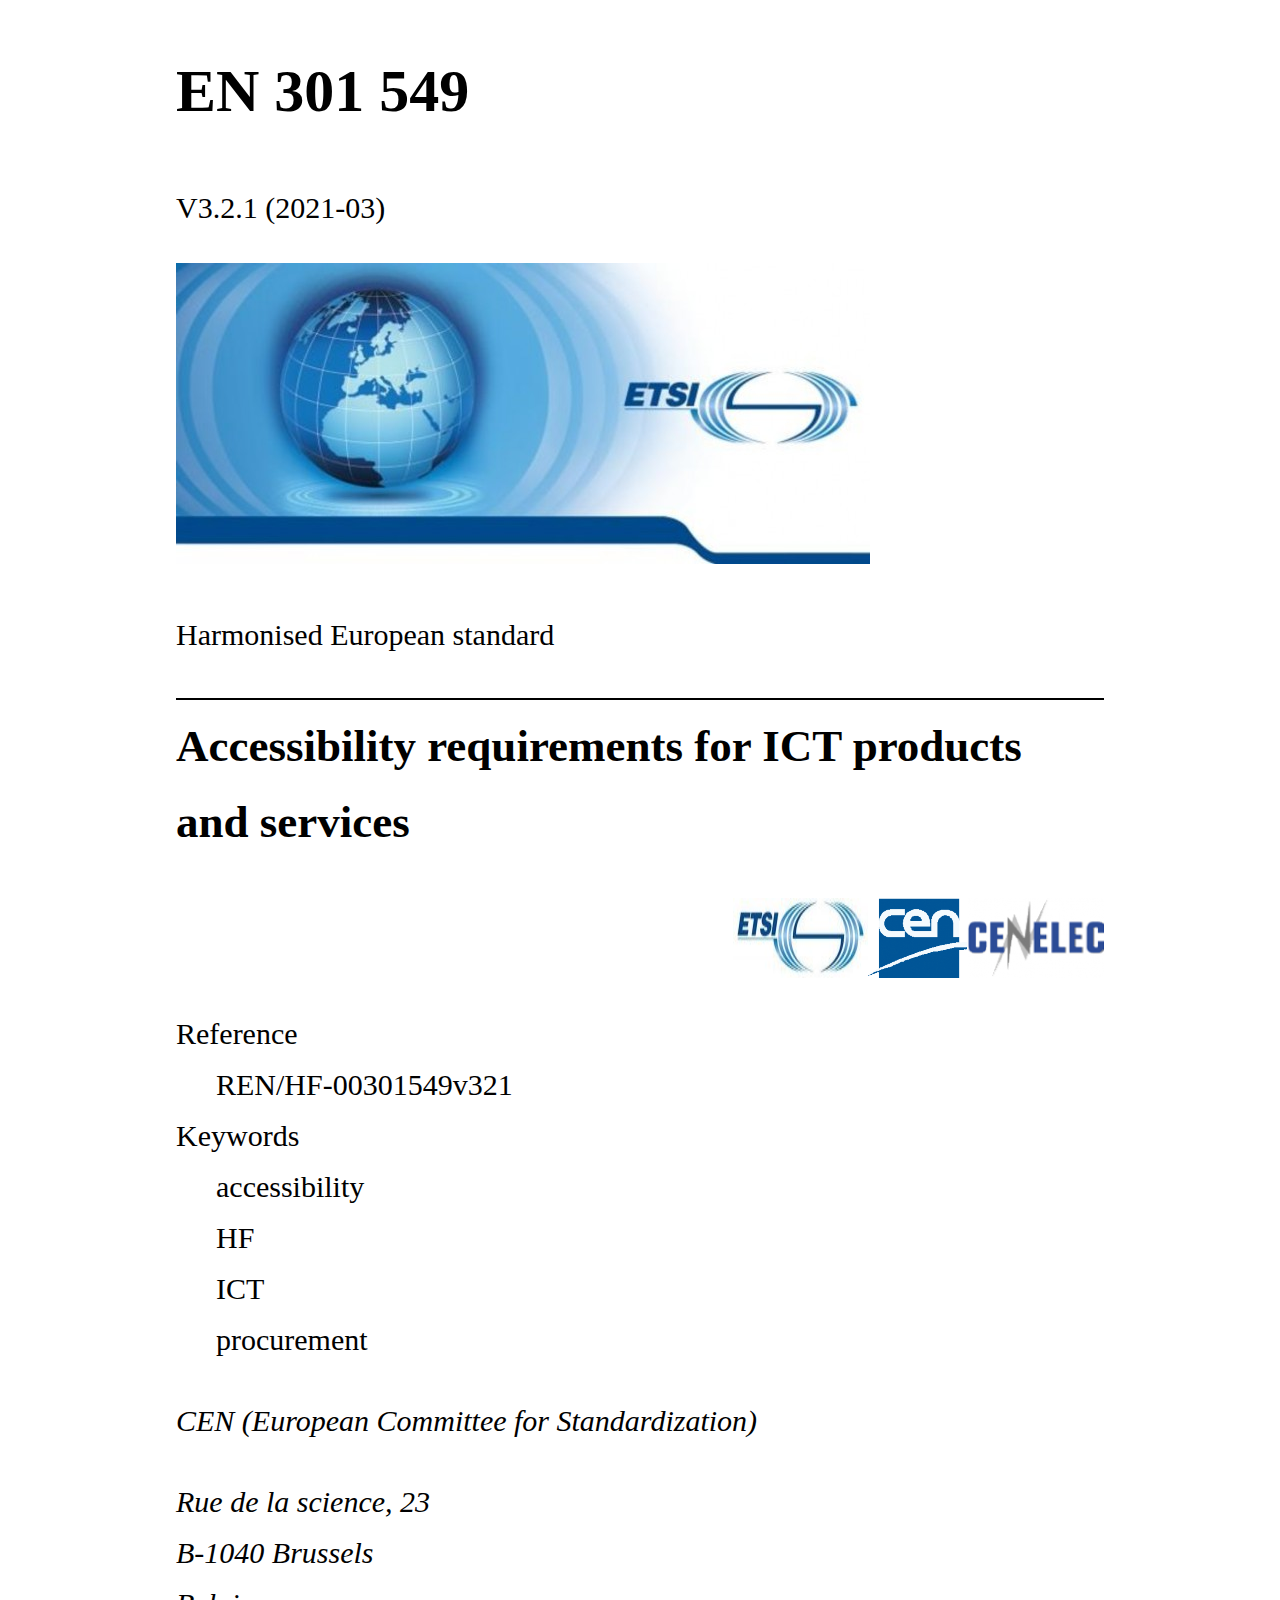
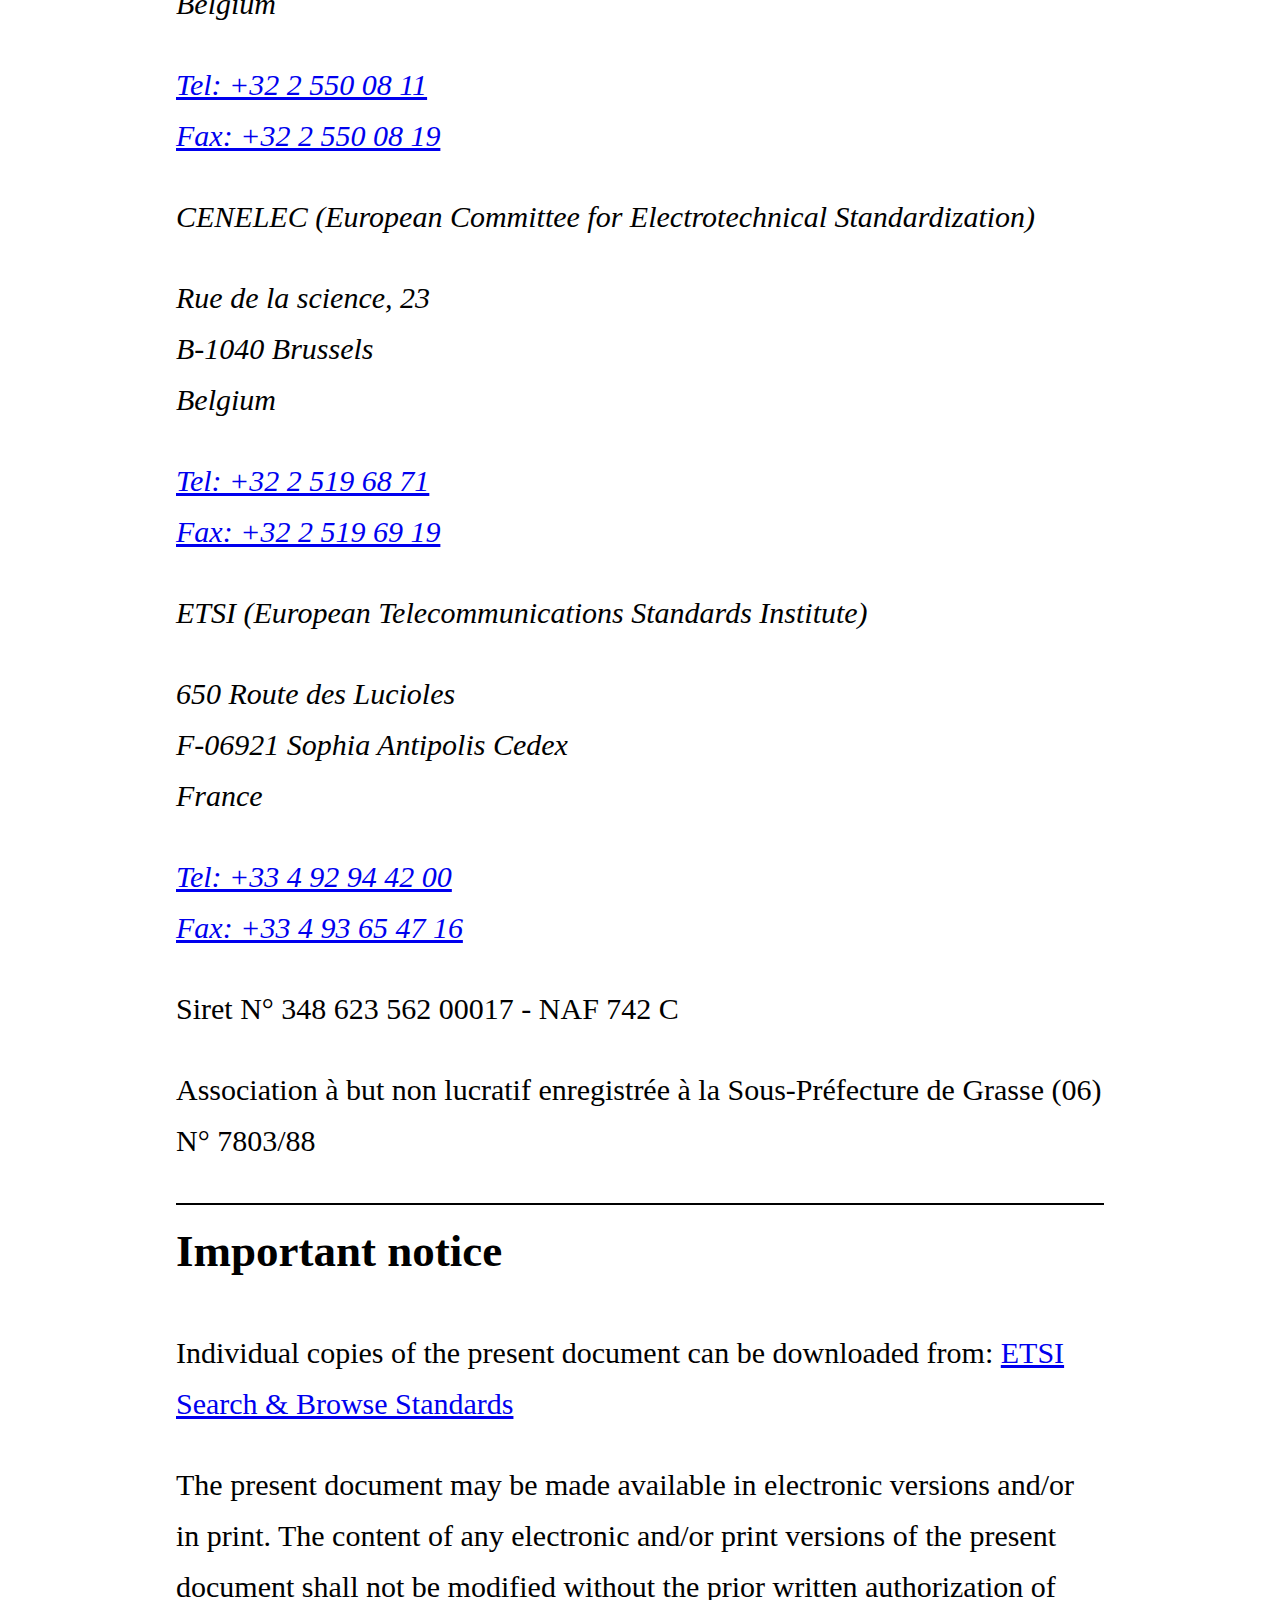
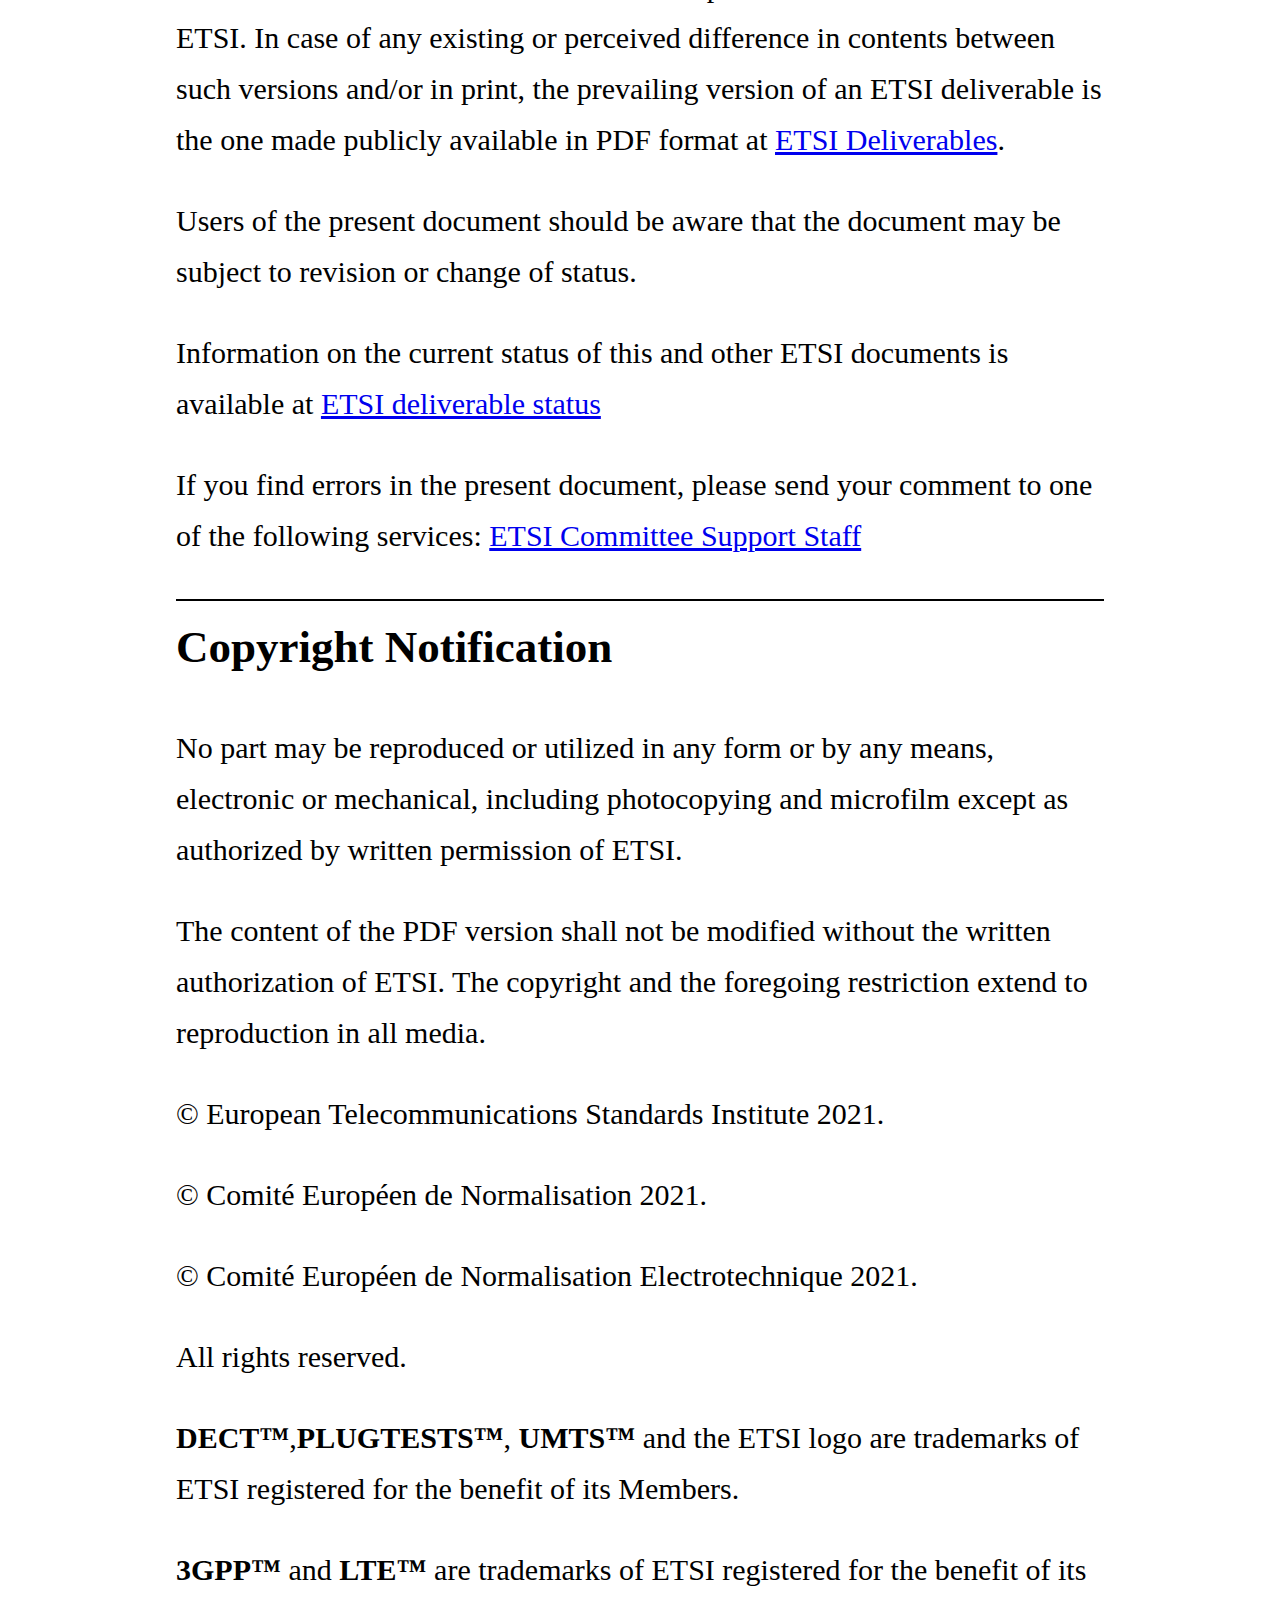
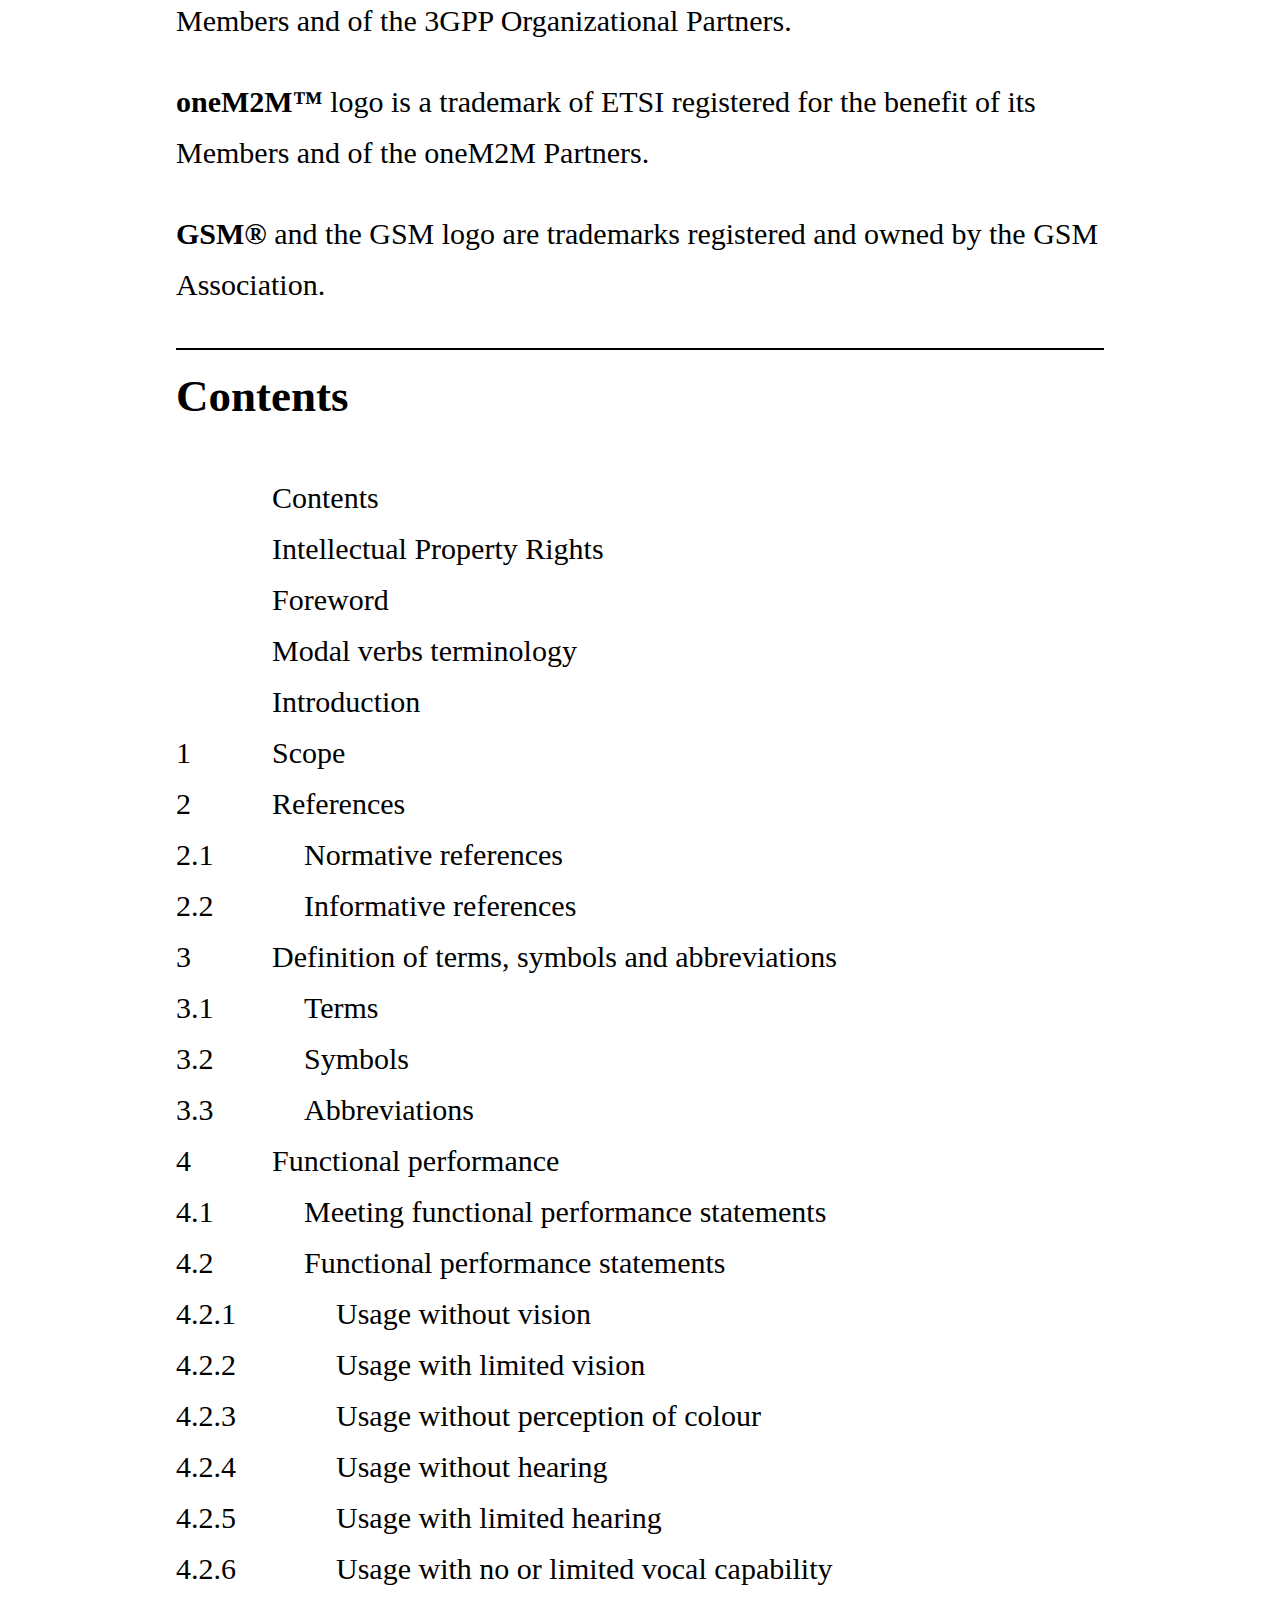
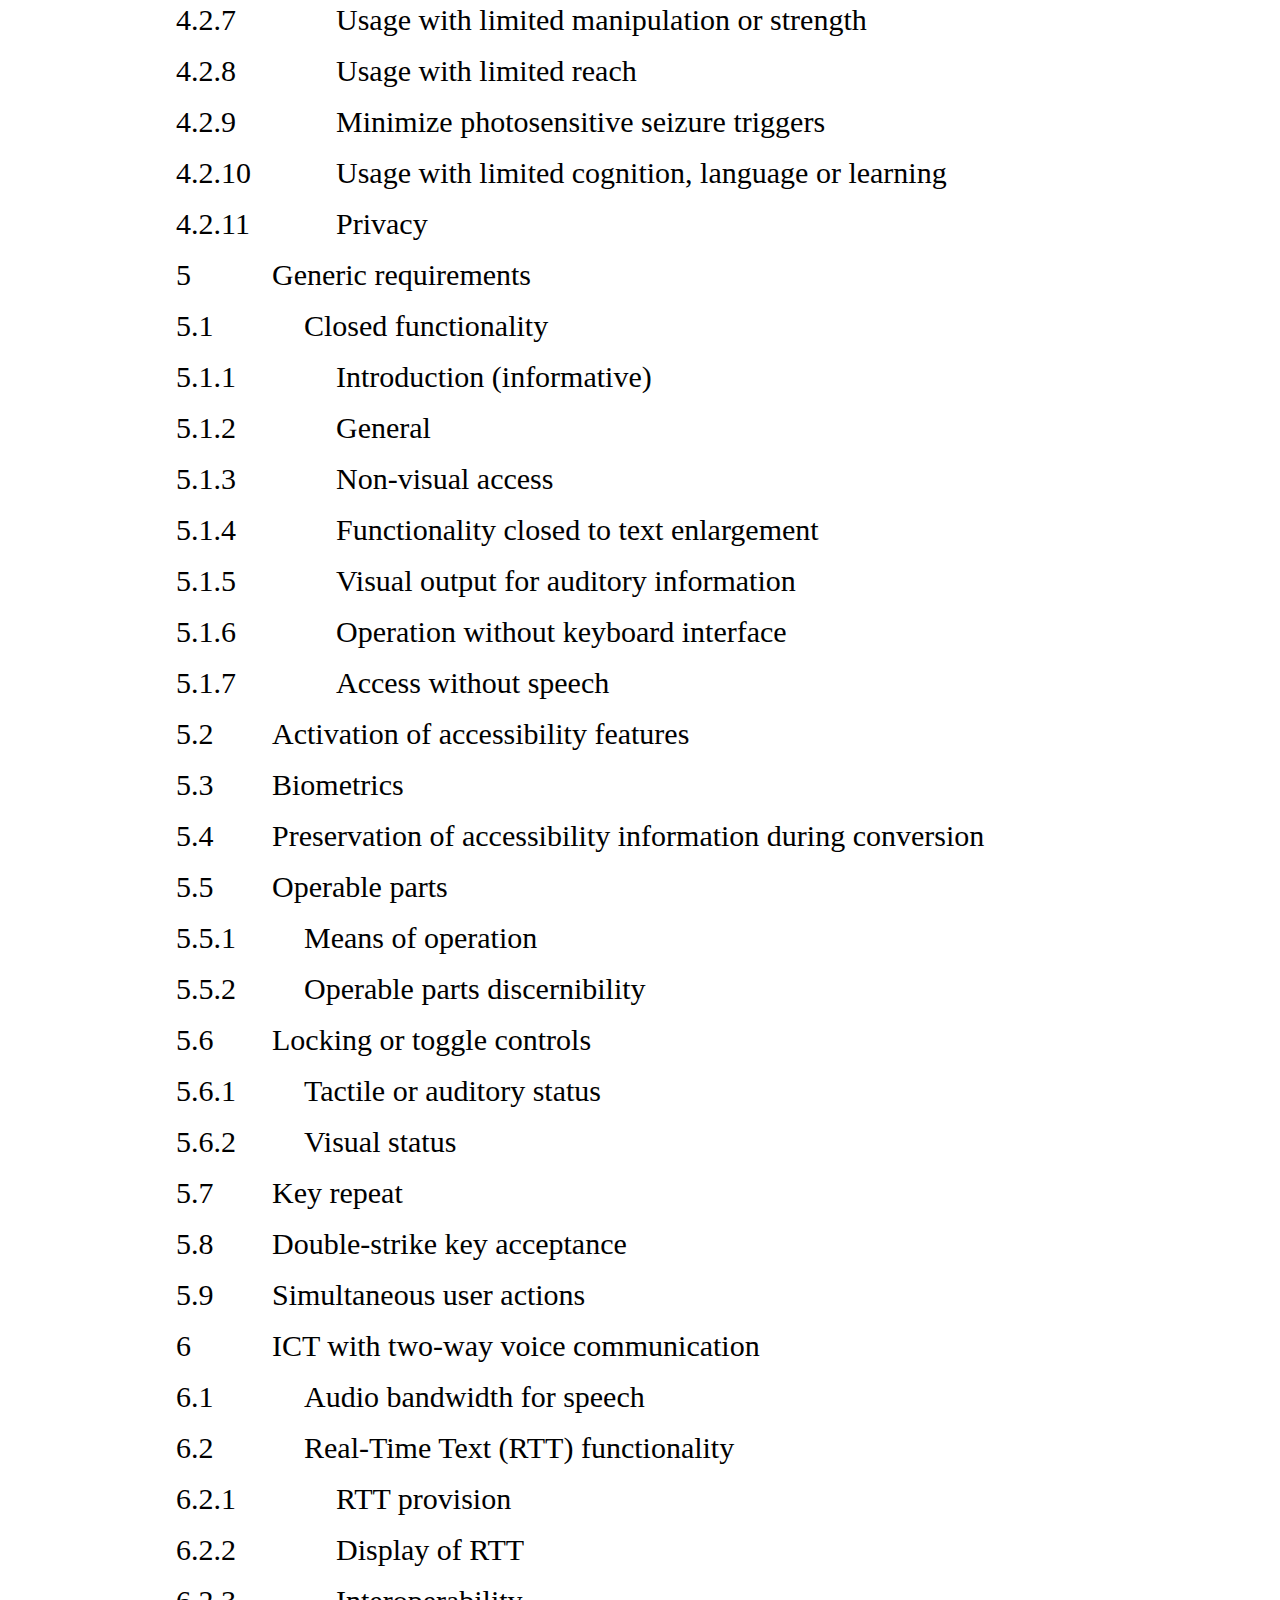
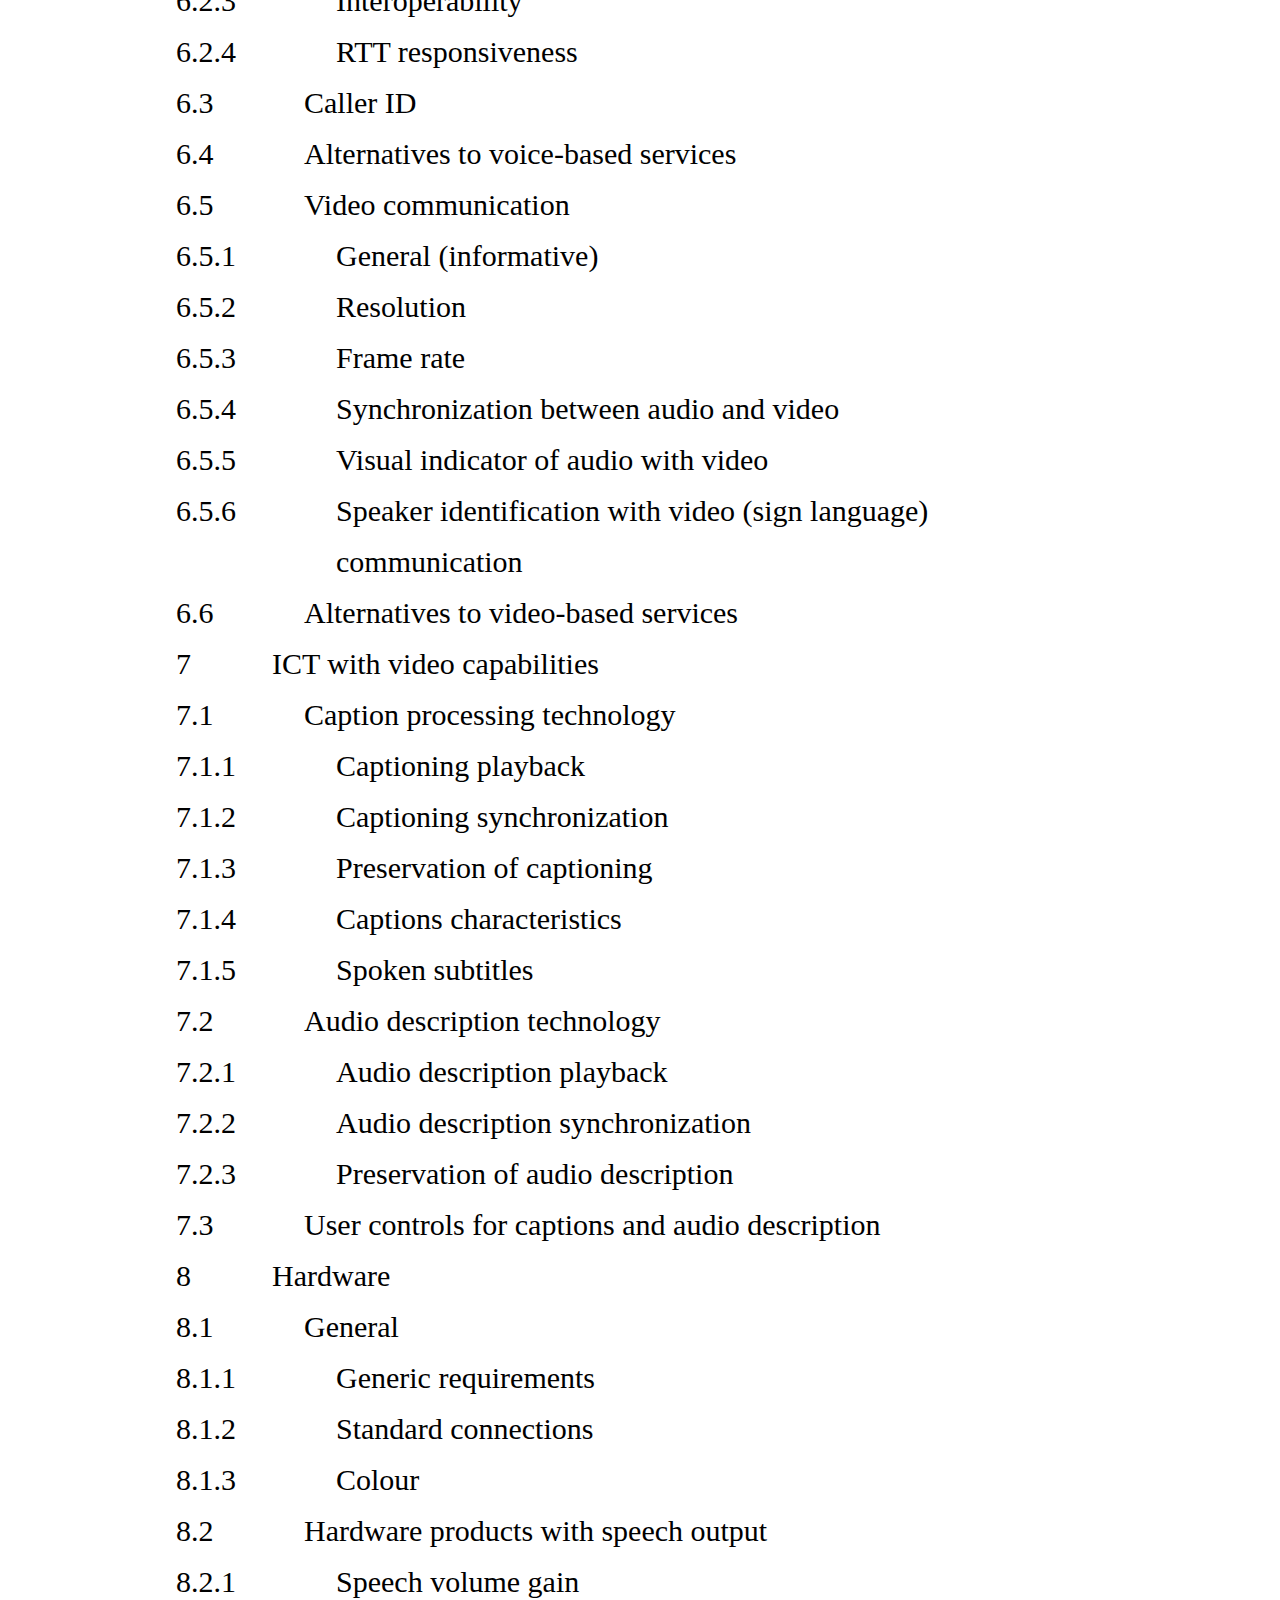
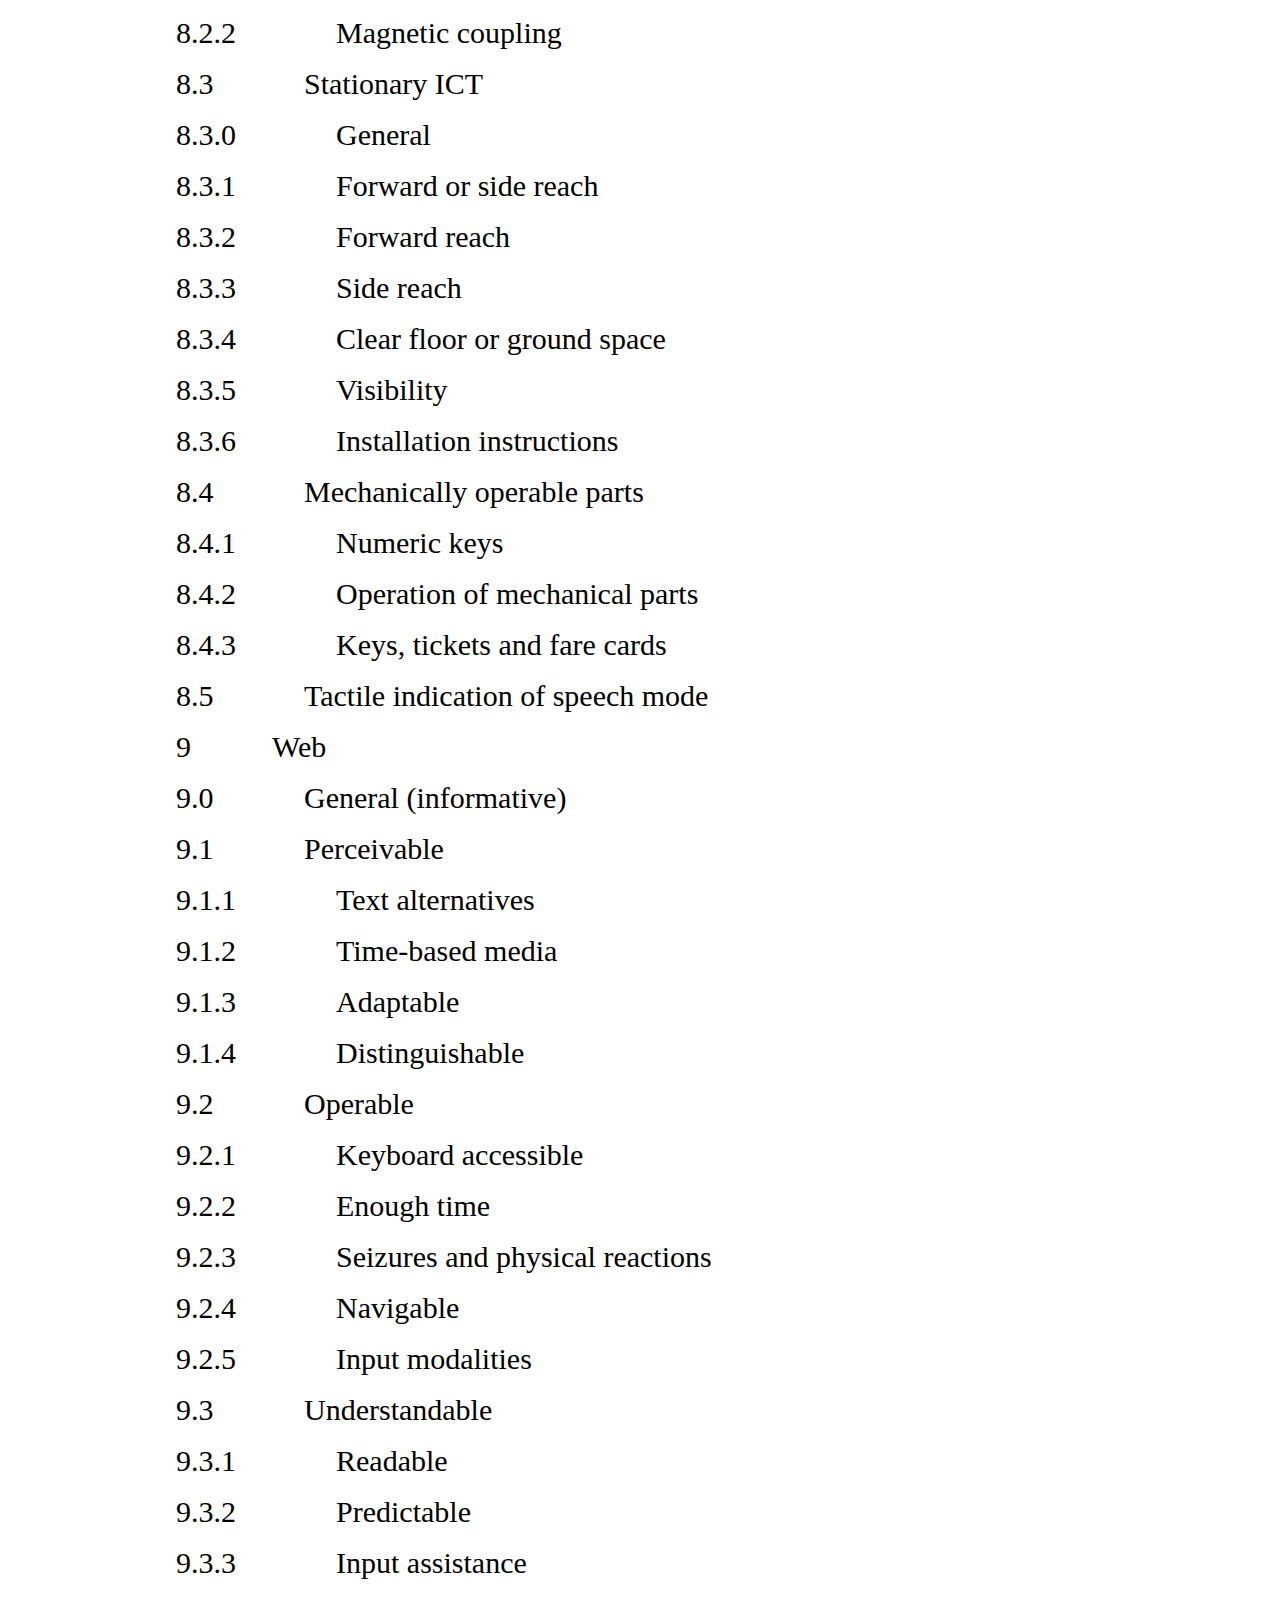
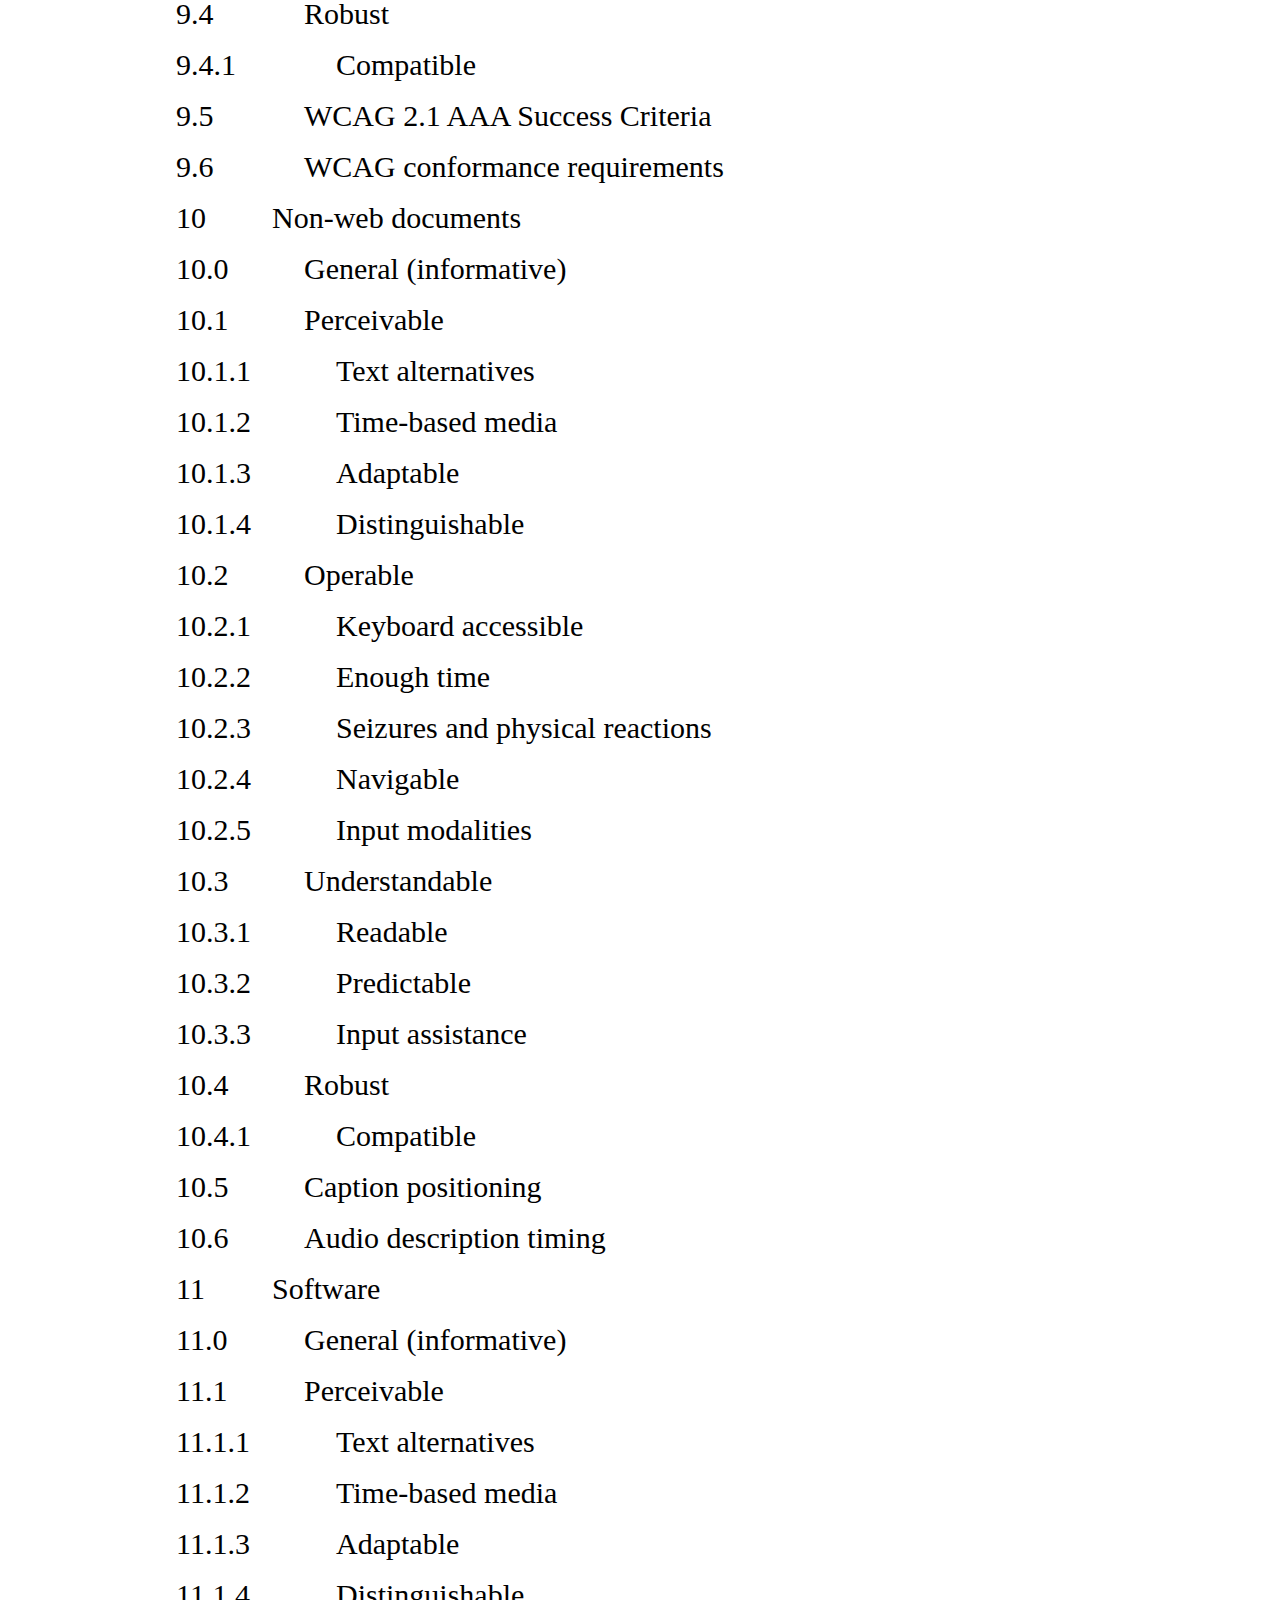
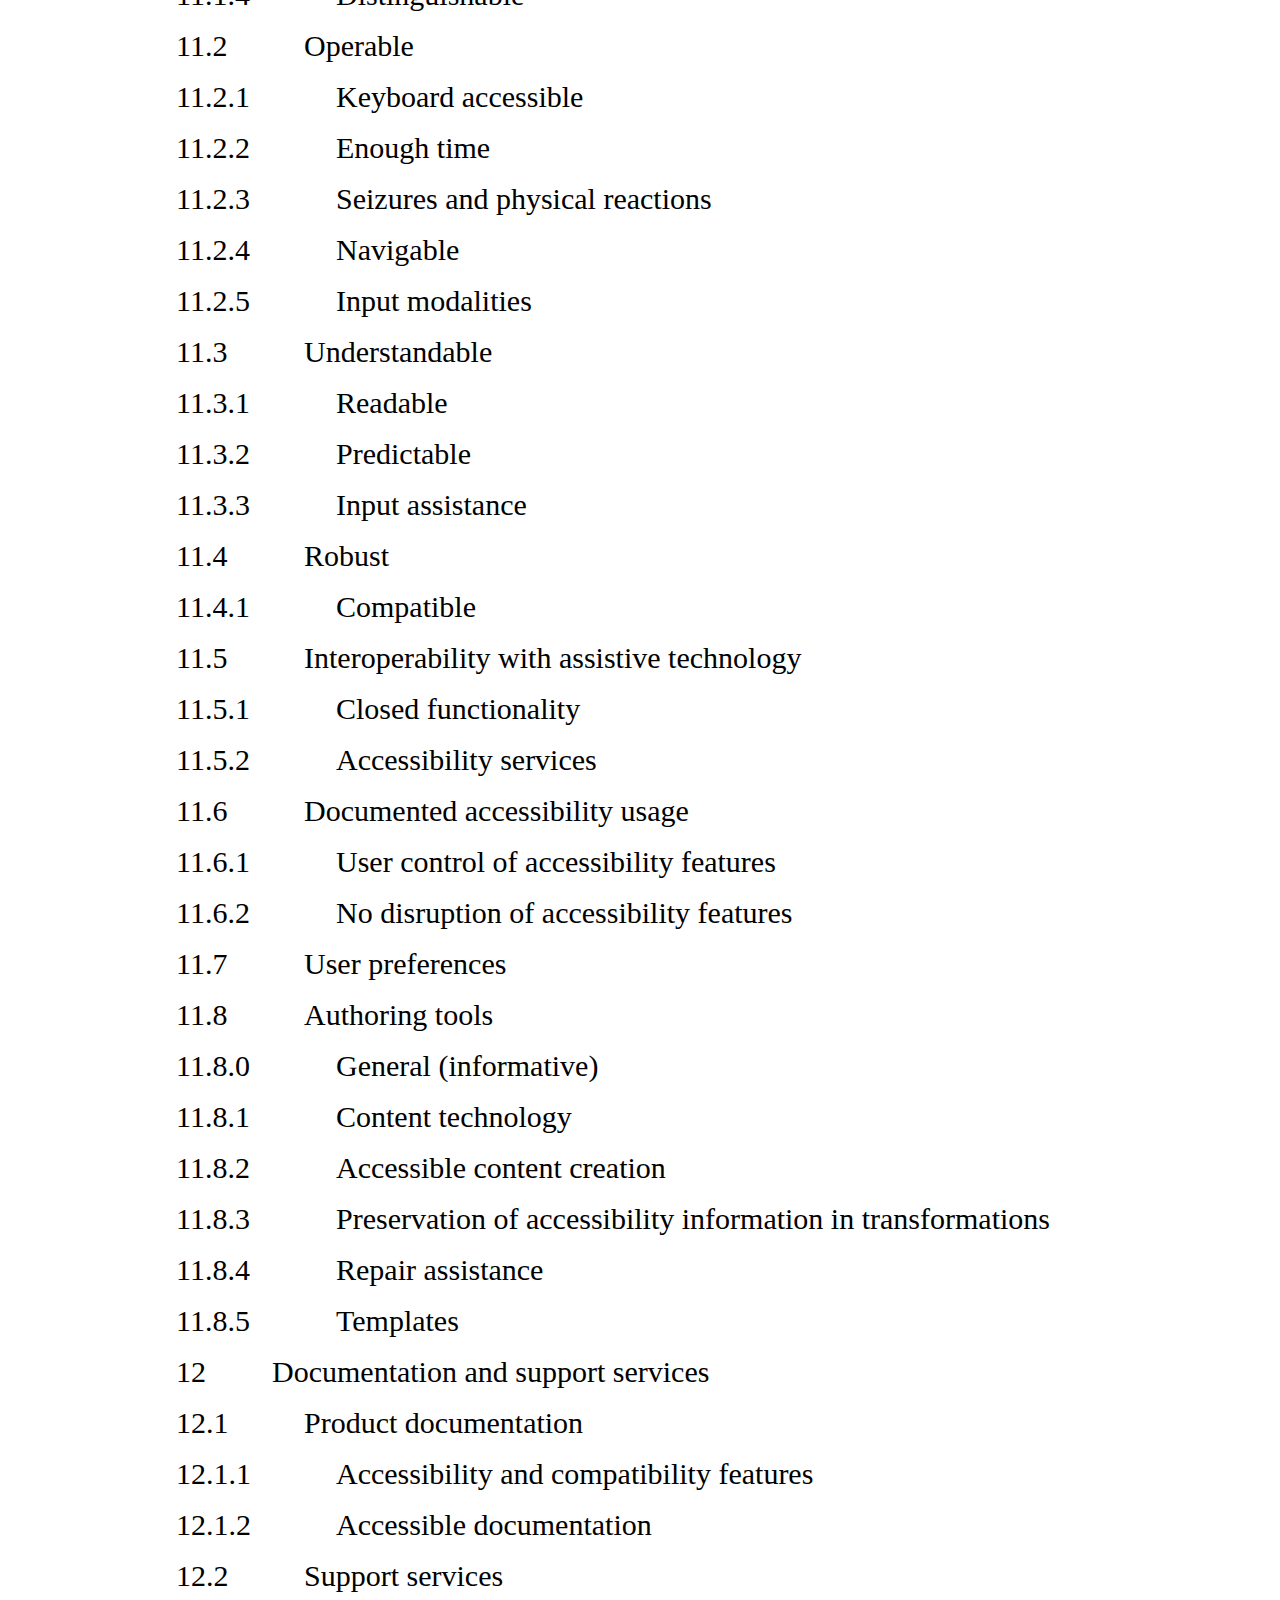
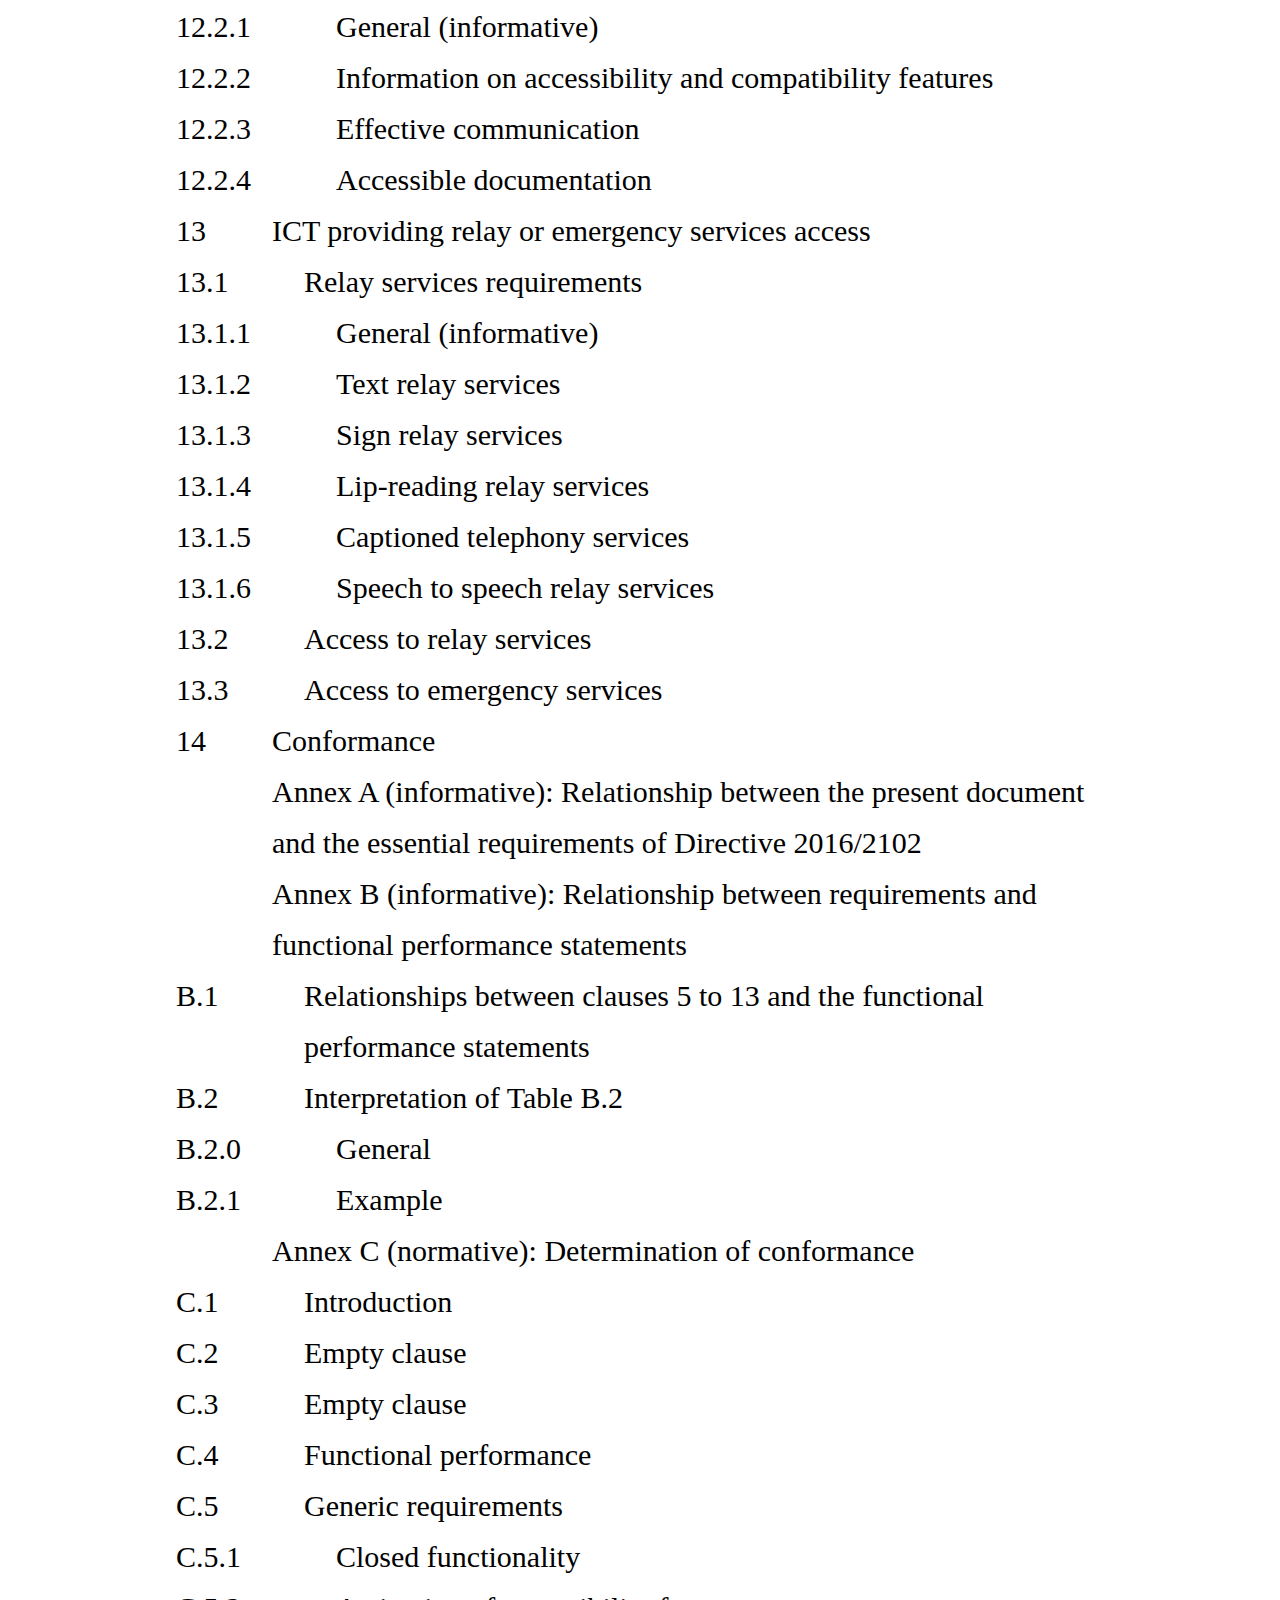
<file: index.html>
<!DOCTYPE html>
<html xmlns="http://www.w3.org/1999/xhtml" xml:lang="en" lang="en">

<head>
  <meta charset="utf-8">
  <meta name="viewport" content="width=device-width, initial-scale=1">
  <title>ETSI EN 301 549 - V3.2.1 - Accessibility requirements for ICT products and services</title>
  
  <meta name="keywords" content="ICT, accessibility, procurement">
  <meta name="description" content="ETSI EN 301 549 - V3.2.1">
  <link rel="stylesheet" href="style.css">

  <meta name="twitter:card" content="summary_large_image">
  <meta name="twitter:description" content="ETSI EN 301 549 - V3.2.1">
  <meta name="twitter:title" content="ETSI EN 301 549 - V3.2.1 - Accessibility requirements for ICT products and services">
  <meta name="twitter:site" content="@erikkroes">

  <meta property="og:title" content="ETSI EN 301 549 - V3.2.1 - Accessibility requirements for ICT products and services">
  <meta property="og:description" content="ETSI EN 301 549 - V3.2.1">
  <meta property="og:type" content="website">
  <meta property="og:url" content="https://www.erikkroes.nl/eustandard">

  <meta name="twitter:image" content="/images/cover.png">
  <meta name="twitter:image:alt" content="ETSI EN 301 549 - V3.2.1 (2021-03) above an illustration with a blue globe centered on Europe and the logo of ETSI. Harmonised european standard">
  <meta property="og:image" content="images/cover.png">
  <meta property="og:image:alt" content="ETSI EN 301 549 - V3.2.1 (2021-03) above an illustration with a blue globe centered on Europe and the logo of ETSI. Harmonised european standard">
</head>
<body>
  <header>
    <h1>EN 301 549</h1>
    <p>V3.2.1 (2021-03)</p>
    <img src="images/01.jpg" alt="An illustration with a blue globe centered on Europe and the logo of ETSI">
    <p>Harmonised European standard</p>
    <h2>Accessibility requirements for ICT products and services</h2>
    <div class="head-logos">
      <img width="135" height="55" src="images/02.jpg" alt="Logo of ETSI">
      <img width="236" height="80" src="images/03.png" alt="Logo of CEN and CENELEC"> 
    </div>
    <dl>
      <dt>Reference</dt>
      <dd>REN/HF-00301549v321</dd>
      <dt>Keywords</dt>
      <dd>accessibility</dd>
      <dd>HF</dd>
      <dd>ICT</dd>
      <dd>procurement</dd>
    </dl>
    <address>
      CEN (European Committee for Standardization)
      <p>Rue de la science, 23<br>
      B-1040 Brussels<br>
      Belgium</p>
      <p><a href="tel:+3225500811">Tel:&nbsp;+32&nbsp;2&nbsp;550&nbsp;08&nbsp;11</a><br>
      <a href="tel:+3225500819">Fax:&nbsp;+32&nbsp;2&nbsp;550&nbsp;08&nbsp;19</a></p>
    </address>
    <address>
      CENELEC (European Committee for Electrotechnical Standardization)
      <p>Rue de la science, 23<br>
      B-1040 Brussels<br>
      Belgium</p>
      <p><a href="tel:+3225196871">Tel:&nbsp;+32&nbsp;2&nbsp;519&nbsp;68&nbsp;71</a><br>
      <a href="tel:+3225196919">Fax:&nbsp;+32&nbsp;2&nbsp;519&nbsp;69&nbsp;19</a></p>
    </address>
    <div>
      <address>
        ETSI (European Telecommunications Standards Institute)
        <p>650 Route des Lucioles<br>
        F-06921 Sophia Antipolis Cedex<br>
        France</p>
        <p><a href="tel:+33492944200">Tel:&nbsp;+33&nbsp;4&nbsp;92&nbsp;94&nbsp;42&nbsp;00</a><br>
        <a href="tel:+33493654716">Fax:&nbsp;+33&nbsp;4&nbsp;93&nbsp;65&nbsp;47&nbsp;16</a></p>
      </address>
      <p>Siret N° 348 623 562 00017 - NAF 742 C</p>
      <p>Association à but non lucratif enregistrée à la Sous-Préfecture de Grasse (06) N° 7803/88</p>
    </div>

    <h2>Important notice</h2>
    <p>Individual copies of the present document can be downloaded from: <a href="http://www.etsi.org/standards-search">ETSI Search &amp; Browse Standards</a></p>
    <p>The present document may be made available in electronic versions and/or in print. The content of any electronic and/or print versions of the present document shall not be modified without the prior written authorization of ETSI. In case of any existing or perceived difference in contents between such versions and/or in print, the prevailing version of an ETSI deliverable is the one made publicly available in PDF format at <a href="http://www.etsi.org/deliver">ETSI Deliverables</a>.</p>
    <p>Users of the present document should be aware that the document may be subject to revision or change of status.</p>
    <p>Information on the current status of this and other ETSI documents is available at <a href="https://portal.etsi.org/TB/ETSIDeliverableStatus.aspx">ETSI deliverable status</a></p>
    <p>If you find errors in the present document, please send your comment to one of the following services: <a href="https://portal.etsi.org/People/Commitee-Support-Staff">ETSI Committee Support Staff</a></p>
    <h2>Copyright Notification</h2>
    <p>No part may be reproduced or utilized in any form or by any means, electronic or mechanical, including photocopying and microfilm except as authorized by written permission of ETSI.</p>
    <p>The content of the PDF version shall not be modified without the written authorization of ETSI. The copyright and the foregoing restriction extend to reproduction in all media.</p>
    <p>© European Telecommunications Standards Institute 2021.</p>
    <p>© Comité Européen de Normalisation 2021.</p>
    <p>© Comité Européen de Normalisation Electrotechnique 2021.</p>
    <p>All rights reserved.</p>

    <p><strong>DECT™</strong>,<strong>PLUGTESTS™</strong>, <strong>UMTS™</strong> and the ETSI logo are trademarks of ETSI registered for the benefit of its Members.</p>
    <p><strong>3GPP™</strong> and <strong>LTE™</strong> are trademarks of ETSI registered for the benefit of its Members and of the 3GPP Organizational Partners.</p>
    <p><strong>oneM2M™</strong> logo is a trademark of ETSI registered for the benefit of its Members and of the oneM2M Partners.</p>
    <p><strong>GSM®</strong> and the GSM logo are trademarks registered and owned by the GSM Association.</p>
    <h2>Contents</h2>
    <ol>
      <li>Contents</li>
      <li>Intellectual Property Rights</li>
      <li>Foreword</li>
      <li>Modal verbs terminology</li>
      <li>Introduction</li>
      <li><bdi>1</bdi>Scope</li>
      <li><bdi>2</bdi>References
        <ol>
          <li><bdi>2.1</bdi>Normative references</li>
          <li><bdi>2.2</bdi>Informative references</li>
        </ol>
      </li>
      <li><bdi>3</bdi> Definition of terms, symbols and abbreviations
        <ol>
          <li><bdi>3.1</bdi>Terms</li>
          <li><bdi>3.2</bdi>Symbols</li>
          <li><bdi>3.3</bdi>Abbreviations</li>
        </ol>
      </li>
      <li><bdi>4</bdi>Functional performance
        <ol>
          <li><bdi>4.1</bdi>Meeting functional performance statements</li>
          <li><bdi>4.2</bdi>Functional performance statements
            <ol>
              <li><bdi>4.2.1</bdi>Usage without vision</li>
              <li><bdi>4.2.2</bdi>Usage with limited vision</li>
              <li><bdi>4.2.3</bdi>Usage without perception of colour</li>
              <li><bdi>4.2.4</bdi>Usage without hearing</li>
              <li><bdi>4.2.5</bdi>Usage with limited hearing</li>
              <li><bdi>4.2.6</bdi>Usage with no or limited vocal capability</li>
              <li><bdi>4.2.7</bdi>Usage with limited manipulation or strength</li>
              <li><bdi>4.2.8</bdi>Usage with limited reach</li>
              <li><bdi>4.2.9</bdi>Minimize photosensitive seizure triggers</li>
              <li><bdi>4.2.10</bdi>Usage with limited cognition, language or learning</li>
              <li><bdi>4.2.11</bdi>Privacy</li>
            </ol>
          </li>
        </ol>
      </li>
      <li><bdi>5</bdi>Generic requirements
        <ol>
          <li><bdi>5.1</bdi>Closed functionality
            <ol>
              <li><bdi>5.1.1</bdi>Introduction (informative)</li>
              <li><bdi>5.1.2</bdi>General</li>
              <li><bdi>5.1.3</bdi>Non-visual access</li>
              <li><bdi>5.1.4</bdi>Functionality closed to text enlargement</li>
              <li><bdi>5.1.5</bdi>Visual output for auditory information</li>
              <li><bdi>5.1.6</bdi>Operation without keyboard interface</li>
              <li><bdi>5.1.7</bdi>Access without speech</li>
            </ol>
          </li>
        </ol>
        <li><bdi>5.2</bdi>Activation of accessibility features</li>
        <li><bdi>5.3</bdi>Biometrics</li>
        <li><bdi>5.4</bdi>Preservation of accessibility information during conversion</li>
        <li><bdi>5.5</bdi>Operable parts
          <ol>
            <li><bdi>5.5.1</bdi>Means of operation</li>
            <li><bdi>5.5.2</bdi>Operable parts discernibility</li>
          </ol>
        </li>
        <li><bdi>5.6</bdi>Locking or toggle controls
          <ol>
            <li><bdi>5.6.1</bdi>Tactile or auditory status</li>
            <li><bdi>5.6.2</bdi>Visual status</li>
          </ol>
        </li>
        <li><bdi>5.7</bdi>Key repeat</li>
        <li><bdi>5.8</bdi>Double-strike key acceptance</li>
        <li><bdi>5.9</bdi>Simultaneous user actions</li>
      </li>
      <li><bdi>6</bdi>ICT with two-way voice communication
        <ol>
          <li><bdi>6.1</bdi>Audio bandwidth for speech</li>
          <li><bdi>6.2</bdi>Real-Time Text (RTT) functionality
            <ol>
              <li><bdi>6.2.1</bdi>RTT provision</li>
              <li><bdi>6.2.2</bdi>Display of RTT</li>
              <li><bdi>6.2.3</bdi>Interoperability</li>
              <li><bdi>6.2.4</bdi>RTT responsiveness</li>
            </ol>
          </li>
          <li><bdi>6.3</bdi>Caller ID</li>
          <li><bdi>6.4</bdi>Alternatives to voice-based services</li>
          <li><bdi>6.5</bdi>Video communication
            <ol>
              <li><bdi>6.5.1</bdi>General (informative)</li>
              <li><bdi>6.5.2</bdi>Resolution</li>
              <li><bdi>6.5.3</bdi>Frame rate</li>
              <li><bdi>6.5.4</bdi>Synchronization between audio and video</li>
              <li><bdi>6.5.5</bdi>Visual indicator of audio with video</li>
              <li><bdi>6.5.6</bdi>Speaker identification with video (sign language) communication</li>
            </ol>
          </li>
          <li><bdi>6.6</bdi>Alternatives to video-based services</li>
        </ol>
      </li>
      <li><bdi>7</bdi>ICT with video capabilities
        <ol>
          <li><bdi>7.1</bdi>Caption processing technology
            <ol>
              <li><bdi>7.1.1</bdi>Captioning playback</li>
              <li><bdi>7.1.2</bdi>Captioning synchronization</li>
              <li><bdi>7.1.3</bdi>Preservation of captioning</li>
              <li><bdi>7.1.4</bdi>Captions characteristics</li>
              <li><bdi>7.1.5</bdi>Spoken subtitles</li>
            </ol>
          </li>
          <li><bdi>7.2</bdi>Audio description technology
            <ol>
              <li><bdi>7.2.1</bdi>Audio description playback</li>
              <li><bdi>7.2.2</bdi>Audio description synchronization</li>
              <li><bdi>7.2.3</bdi>Preservation of audio description</li>
            </ol>
          </li>
          <li><bdi>7.3</bdi>User controls for captions and audio description</li>
        </ol>
      </li>
      <li><bdi>8</bdi>Hardware
        <ol>
          <li><bdi>8.1</bdi>General
            <ol>
              <li><bdi>8.1.1</bdi>Generic requirements</li>
              <li><bdi>8.1.2</bdi>Standard connections</li>
              <li><bdi>8.1.3</bdi>Colour</li>
            </ol>
          </li>
          <li><bdi>8.2</bdi>Hardware products with speech output
            <ol>
              <li><bdi>8.2.1</bdi>Speech volume gain</li>
              <li><bdi>8.2.2</bdi>Magnetic coupling</li>
            </ol>
          </li>
          <li><bdi>8.3</bdi>Stationary ICT
            <ol>
              <li><bdi>8.3.0</bdi>General</li>
              <li><bdi>8.3.1</bdi>Forward or side reach</li>
              <li><bdi>8.3.2</bdi>Forward reach</li>
              <li><bdi>8.3.3</bdi>Side reach</li>
              <li><bdi>8.3.4</bdi>Clear floor or ground space</li>
              <li><bdi>8.3.5</bdi>Visibility</li>
              <li><bdi>8.3.6</bdi>Installation instructions</li>
            </ol>
          </li>
          <li><bdi>8.4</bdi>Mechanically operable parts
            <ol>
              <li><bdi>8.4.1</bdi>Numeric keys</li>
              <li><bdi>8.4.2</bdi>Operation of mechanical parts</li>
              <li><bdi>8.4.3</bdi>Keys, tickets and fare cards</li>
            </ol>
          </li>
          <li><bdi>8.5</bdi>Tactile indication of speech mode</li>
        </ol>
      </li>
      <li><bdi>9</bdi>Web
        <ol>
          <li><bdi>9.0</bdi>General (informative)</li>
          <li><bdi>9.1</bdi>Perceivable
            <ol>
              <li><bdi>9.1.1</bdi>Text alternatives</li>
              <li><bdi>9.1.2</bdi>Time-based media</li>
              <li><bdi>9.1.3</bdi>Adaptable</li>
              <li><bdi>9.1.4</bdi>Distinguishable</li>
            </ol>
          </li>
          <li><bdi>9.2</bdi>Operable
            <ol>
              <li><bdi>9.2.1</bdi>Keyboard accessible</li>
              <li><bdi>9.2.2</bdi>Enough time</li>
              <li><bdi>9.2.3</bdi>Seizures and physical reactions</li>
              <li><bdi>9.2.4</bdi>Navigable</li>
              <li><bdi>9.2.5</bdi>Input modalities</li>
            </ol>
          </li>
          <li><bdi>9.3</bdi>Understandable
            <ol>
              <li><bdi>9.3.1</bdi>Readable</li>
              <li><bdi>9.3.2</bdi>Predictable</li>
              <li><bdi>9.3.3</bdi>Input assistance</li>
            </ol>
          </li>
          <li><bdi>9.4</bdi>Robust
            <ol>
              <li><bdi>9.4.1</bdi>Compatible</li>
            </ol>
          </li>
          <li><bdi>9.5</bdi>WCAG 2.1 AAA Success Criteria</li>
          <li><bdi>9.6</bdi>WCAG conformance requirements</li>
        </ol>
      </li>
      <li><bdi>10</bdi>Non-web documents
        <ol>
          <li><bdi>10.0</bdi>General (informative)</li>
          <li><bdi>10.1</bdi>Perceivable
            <ol>
              <li><bdi>10.1.1</bdi>Text alternatives</li>
              <li><bdi>10.1.2</bdi>Time-based media</li>
              <li><bdi>10.1.3</bdi>Adaptable</li>
              <li><bdi>10.1.4</bdi>Distinguishable</li>
            </ol>
          </li>
          <li><bdi>10.2</bdi>Operable
            <ol>
              <li><bdi>10.2.1</bdi>Keyboard accessible</li>
              <li><bdi>10.2.2</bdi>Enough time</li>
              <li><bdi>10.2.3</bdi>Seizures and physical reactions</li>
              <li><bdi>10.2.4</bdi>Navigable</li>
              <li><bdi>10.2.5</bdi>Input modalities</li>
            </ol>
          </li>
          <li><bdi>10.3</bdi>Understandable
            <ol>
              <li><bdi>10.3.1</bdi>Readable</li>
              <li><bdi>10.3.2</bdi>Predictable</li>
              <li><bdi>10.3.3</bdi>Input assistance</li>
            </ol>
          </li>
          <li><bdi>10.4</bdi>Robust
            <ol>
              <li><bdi>10.4.1</bdi>Compatible</li>
            </ol>
          </li>
          <li><bdi>10.5</bdi>Caption positioning</li>
          <li><bdi>10.6</bdi>Audio description timing</li>
        </ol>
      </li>
      <li><bdi>11</bdi>Software
        <ol>
          <li><bdi>11.0</bdi>General (informative)</li>
          <li><bdi>11.1</bdi>Perceivable
            <ol>
              <li><bdi>11.1.1</bdi>Text alternatives</li>
              <li><bdi>11.1.2</bdi>Time-based media</li>
              <li><bdi>11.1.3</bdi>Adaptable</li>
              <li><bdi>11.1.4</bdi>Distinguishable</li>
            </ol>
          </li>
          <li><bdi>11.2</bdi>Operable
            <ol>
              <li><bdi>11.2.1</bdi>Keyboard accessible</li>
              <li><bdi>11.2.2</bdi>Enough time</li>
              <li><bdi>11.2.3</bdi>Seizures and physical reactions</li>
              <li><bdi>11.2.4</bdi>Navigable</li>
              <li><bdi>11.2.5</bdi>Input modalities</li>
            </ol>	
          </li>
          <li><bdi>11.3</bdi>Understandable
            <ol>
              <li><bdi>11.3.1</bdi>Readable</li>
              <li><bdi>11.3.2</bdi>Predictable</li>
              <li><bdi>11.3.3</bdi>Input assistance</li>
            </ol>
          </li> 
          <li><bdi>11.4</bdi>Robust
            <ol>
              <li><bdi>11.4.1</bdi>Compatible</li>
            </ol>
          </li> 
          <li><bdi>11.5</bdi>Interoperability with assistive technology
            <ol>
              <li><bdi>11.5.1</bdi>Closed functionality</li>
              <li><bdi>11.5.2</bdi>Accessibility services</li>
            </ol>
          </li> 
          <li><bdi>11.6</bdi>Documented accessibility usage
            <ol>
              <li><bdi>11.6.1</bdi>User control of accessibility features</li>
              <li><bdi>11.6.2</bdi>No disruption of accessibility features</li>
            </ol>
          </li> 
          <li><bdi>11.7</bdi>User preferences</li>
          <li><bdi>11.8</bdi>Authoring tools
            <ol>
              <li><bdi>11.8.0</bdi>General (informative)</li>
              <li><bdi>11.8.1</bdi>Content technology</li>
              <li><bdi>11.8.2</bdi>Accessible content creation</li>
              <li><bdi>11.8.3</bdi>Preservation of accessibility information in transformations</li>
              <li><bdi>11.8.4</bdi>Repair assistance</li>
              <li><bdi>11.8.5</bdi>Templates</li>
            </ol>	
          </li>
        </ol>
      </li>
      <li><bdi>12</bdi>Documentation and support services
        <ol>
          <li><bdi>12.1</bdi>Product documentation
            <ol>
              <li><bdi>12.1.1</bdi>Accessibility and compatibility features</li>
              <li><bdi>12.1.2</bdi>Accessible documentation</li>
            </ol>
          </li>
          <li><bdi>12.2</bdi>Support services
            <ol>
              <li><bdi>12.2.1</bdi>General (informative)</li>
              <li><bdi>12.2.2</bdi>Information on accessibility and compatibility features</li>
              <li><bdi>12.2.3</bdi>Effective communication</li>
              <li><bdi>12.2.4</bdi>Accessible documentation</li>
            </ol>	
          </li>
        </ol>
      </li>
      <li><bdi>13</bdi>ICT providing relay or emergency services access
        <ol>
          <li><bdi>13.1</bdi>Relay services requirements
            <ol>
              <li><bdi>13.1.1</bdi>General (informative)</li>
              <li><bdi>13.1.2</bdi>Text relay services</li>
              <li><bdi>13.1.3</bdi>Sign relay services</li>
              <li><bdi>13.1.4</bdi>Lip-reading relay services</li>
              <li><bdi>13.1.5</bdi>Captioned telephony services</li>
              <li><bdi>13.1.6</bdi>Speech to speech relay services</li>
            </ol>
          </li>
          <li><bdi>13.2</bdi>Access to relay services</li>
          <li><bdi>13.3</bdi>Access to emergency services</li>
        </ol>
      </li>
      <li><bdi>14</bdi>Conformance</li>
      <li>Annex A (informative): Relationship between the present document and the essential requirements of Directive 2016/2102</li>
      <li>Annex B (informative): Relationship between requirements and functional performance statements
        <ol>
          <li><bdi>B.1</bdi>Relationships between clauses 5 to 13 and the functional performance statements</li>
          <li><bdi>B.2</bdi>Interpretation of Table B.2
            <ol>
              <li><bdi>B.2.0</bdi>General</li>
              <li><bdi>B.2.1</bdi>Example</li>
            </ol>
          </li>
        </ol>
      </li>
      <li>Annex C (normative): Determination of conformance
        <ol>
          <li><bdi>C.1</bdi>Introduction</li>
          <li><bdi>C.2</bdi>Empty clause</li>
          <li><bdi>C.3</bdi>Empty clause</li>
          <li><bdi>C.4</bdi>Functional performance</li>
          <li><bdi>C.5</bdi>Generic requirements
            <ol>
              <li><bdi>C.5.1</bdi>Closed functionality</li>
              <li><bdi>C.5.2</bdi>Activation of accessibility features</li>
              <li><bdi>C.5.3</bdi>Biometrics</li>
              <li><bdi>C.5.4</bdi>Preservation of accessibility information during conversation</li>
              <li><bdi>C.5.5</bdi>Operable parts</li>
              <li><bdi>C.5.6</bdi>Locking or toggle controls</li>
              <li><bdi>C.5.7</bdi>Key repeat</li>
              <li><bdi>C.5.8</bdi>Double-strike key acceptance</li>
              <li><bdi>C.5.9</bdi>Simultaneous user actions</li>
            </ol>
          </li>
          <li><bdi>C.6</bdi>ICT with two-way voice communication
            <ol>
              <li><bdi>C.6.1</bdi>Audio bandwidth for speech</li>
              <li><bdi>C.6.2</bdi>Real-Time Text (RTT) functionality</li>
              <li><bdi>C.6.3</bdi>Caller ID</li>
              <li><bdi>C.6.4</bdi>Alternatives to voice-based services</li>
              <li><bdi>C.6.5</bdi>Video communication</li>
              <li><bdi>C.6.6</bdi>Alternatives to video-based services</li>
            </ol>
          </li>
          <li><bdi>C.7</bdi>ICT with video capabilities
            <ol>
              <li><bdi>C.7.1</bdi>Caption processing technology</li>
              <li><bdi>C.7.2</bdi>Audio description technology</li>
              <li><bdi>C.7.3</bdi>User controls for captions and audio description</li>
            </ol>
          </li>
          <li><bdi>C.8</bdi>Hardware
            <ol>
              <li><bdi>C.8.1</bdi>General</li>
              <li><bdi>C.8.2</bdi>Hardware products with speech output</li>
              <li><bdi>C.8.3</bdi>Stationary ICT</li>
              <li><bdi>C.8.4</bdi>Mechanically operable parts</li>
              <li><bdi>C.8.5</bdi>Tactile indication of speech mode</li>
            </ol>
          </li>
          <li><bdi>C.9</bdi>Web
            <ol>
              <li><bdi>C.9.0</bdi>General (informative)</li>
              <li><bdi>C.9.1</bdi>Perceivable</li>
              <li><bdi>C.9.2</bdi>Operable</li>
              <li><bdi>C.9.3</bdi>Understandable</li>
              <li><bdi>C.9.4</bdi>Robust</li>
              <li><bdi>C.9.5</bdi>WCAG 2.1 AAA Success Criteria (informative)</li>
              <li><bdi>C.9.6</bdi>WCAG 2.1 conformance requirements</li>
            </ol>
          </li>
          <li><bdi>C.10</bdi>Non-web documents
            <ol>
              <li><bdi>C.10.0</bdi>General (informative)</li>
              <li><bdi>C.10.1</bdi>Perceivable</li>
              <li><bdi>C.10.2</bdi>Operable</li>
              <li><bdi>C.10.3</bdi>Understandable</li>
              <li><bdi>C.10.4</bdi>Robust</li>
              <li><bdi>C.10.5</bdi>Caption positioning</li>
              <li><bdi>C.10.6</bdi>Audio description timing</li>
            </ol>
          </li>
          <li><bdi>C.11</bdi>Software
            <ol>
              <li><bdi>C.11.0</bdi>General</li>
              <li><bdi>C.11.1</bdi>Perceivable</li>
              <li><bdi>C.11.2</bdi>Operable</li>
              <li><bdi>C.11.3</bdi>Understandable</li>
              <li><bdi>C.11.4</bdi>Robust</li>
              <li><bdi>C.11.5</bdi>Interoperability with assistive technology</li>
              <li><bdi>C.11.6</bdi>Documented accessibility usage</li>
              <li><bdi>C.11.7</bdi>User preferences</li>
              <li><bdi>C.11.8</bdi>Authoring tools</li>
            </ol>
          </li>
          <li><bdi>C.12</bdi>Documentation and support services
            <ol>
              <li><bdi>C.12.1</bdi>Product documentation</li>
              <li><bdi>C.12.2</bdi>Support services</li>
            </ol>
          </li>
          <li><bdi>C.13</bdi>ICT providing relay or emergency service access
            <ol>
              <li><bdi>C.13.1</bdi>Relay service requirements</li>
              <li><bdi>C.13.2</bdi>Access to relay services</li>
              <li><bdi>C.13.3</bdi>Access to emergency services</li>
            </ol>
          </li>
          <li>Annex D (informative): Further resources for cognitive accessibility</li>
          <li>Annex E (informative): Guidance for users of the present document
            <ol>
              <li><bdi>E.1</bdi>Introduction</li>
              <li><bdi>E.2</bdi>Overview</li>
              <li><bdi>E.3</bdi>Clause 4</li>
              <li><bdi>E.4</bdi>How to use the standard
                <ol>
                  <li><bdi>E.4.1</bdi>Self scoping requirements</li>
                  <li><bdi>E.4.2</bdi>Connection between requirements and functional performance statements</li>
                </ol>
              </li>
              <li><bdi>E.5</bdi>The European Web Accessibility Directive [i.28]</li>
              <li><bdi>E.6</bdi>Annex D: Further resources for cognitive accessibility</li>
            </ol>
          </li>
          <li>Annex F (informative): Change history</li>
          <li>History</li>
        </ol>
      </li>
    </ol>
  </header>

  <main>
    <h2>Intellectual Property Rights</h2>
    <h3>Essential patents</h3>
    <p>IPRs essential or potentially essential to normative deliverables may have been declared to ETSI. The information pertaining to these essential IPRs, if any, is publicly available for <strong>ETSI members and non-members</strong>, and can be found in ETSI SR 000 314: <i>Intellectual Property Rights (IPRs); Essential, or potentially Essential, IPRs notified to ETSI in respect of ETSI standards</i>, which is available from the ETSI Secretariat. Latest updates are available on the ETSI Web server (<a href="https://ipr.etsi.org/">https://ipr.etsi.org/</a>).</p>
  <p>Pursuant to the ETSI IPR Policy, no investigation, including IPR searches, has been carried out by ETSI. No guarantee can be given as to the existence of other IPRs not referenced in ETSI SR 000 314 (or the updates on the ETSI Web server) which are, or may be, or may become, essential to the present document.</p> 
  <h3>Trademarks</h3>
  <p>The present document may include trademarks and/or tradenames which are asserted and/or registered by their owners. ETSI claims no ownership of these except for any which are indicated as being the property of ETSI, and conveys no right to use or reproduce any trademark and/or tradename. Mention of those trademarks in the present document does not constitute an endorsement by ETSI of products, services or organizations associated with those trademarks.</p>  
  <h2>Foreword</h2>
  <p>This Harmonised European Standard (EN) has been produced by ETSI Technical Committee Human Factors (HF), and the eAccessibility Joint Working Group (JWG) of CEN/CENELEC/ETSI and is now submitted for the combined Public Enquiry and Vote phase of the standards EN Approval Procedure.</p>  <p>EN 301 549 was originally produced under Mandate M 376 [i.3] and specified functional accessibility requirements applicable to ICT products and services, together with a description of the test procedures and evaluation methodology for each accessibility requirement in a form that is suitable for use in procurement. The other deliverables prepared in response to the original Mandate M 376 were: ETSI TR 102 612 [i.9] &quot;Human Factors (HF); European accessibility requirements for public procurement of products and services in the ICT domain (European Commission Mandate M 376, Phase 1)&quot;, TR 101 550 [i.7] &quot;Documents relevant to EN 301 549 &quot;Accessibility requirements suitable for public procurement of ICT products and services in Europe&quot;&quot;, TR 101 551 [i.8] &quot;Guidelines on the use of accessibility award criteria suitable for public procurement of ICT products and services in Europe&quot;, and TR 101 552 [i.30] &quot;Guidance for the application of conformity assessment to accessibility requirements for public procurement of ICT products and services in Europe&quot;. These have not been updated to reflect any changes  to the content or scope of the present document, made as a part of the M 554 revision effort.</p>
  <p>This revision to EN 301 549 has been prepared under the Commission&#39;s standardisation request C(2017)2585 final [i.27] to provide, in additions to its other uses, one voluntary means of conforming to the essential requirements of Directive 2016/2102 on the accessibility of the websites and mobile applications of public sector bodies [i.28]. The minimum requirements of the European Web Accessibility Directive (Directive 2016/2102) are explicitly detailed in Annex A.</p>
  <p>Once the present document is cited in the Official Journal of the European Union under Directive 2016/2102 [i.28], conformance with the normative clauses of the present document given in Tables A.1 and A.2 confers, within the limits of the scope of the present document, a presumption of conformity with the corresponding essential requirements of that Directive and associated EFTA regulations.</p>
  <p>The present document has been developed from EN 301 549 [i.29] (V2.1.2) (08-2018).</p>
  <p>The significant changes since EN 301 549 [i.29] (V2.1.2) are:</p>
  <ul>
    <li>the requirements related to Real-Time Text (RTT) in clause 6.2 have been revised and extended;</li>
    <li>the WCAG 2.1 AAA Success Criteria that were previously in an Annex D are now included in clause 9.5;</li>
    <li>a new Annex D, &quot;Further resources for cognitive accessibility&quot;, has been added;</li>
    <li>a new Annex E &quot;Guidance for users of the present document&quot; has been added. </li>
    <li>a new Annex F &quot;change history&quot; has been added.</li>
  </ul>
  <table>
    <tr>
      <th colspan="2">National transposition dates</th>
    </tr>
    <tr>
      <td>Date of adoption of this EN:</td>
      <td>10 March 2021</td>
    </tr>
    <tr>
      <td>Date of latest announcement of this EN (doa):</td>
      <td>30 June 2021</td>
    </tr>
    <tr>
      <td>Date of latest publication of new National Standard or endorsement of this EN (dop/e):</td>
      <td>31 December 2021 </td>
    </tr>
    <tr>
      <td>Date of withdrawal of any conflicting National Standard (dow):</td>
      <td>31 December 2022</td>
    </tr>
  </table>
  <h2>Modal verbs terminology</h2>
  <p>In the present document <strong>shall</strong>, <strong>shall not</strong>, <strong>should</strong>, <strong>should not</strong>, <strong>may</strong>, <strong>may not</strong>, <strong>need</strong>, <strong>need not</strong>, <strong>will</strong>, <strong>will not</strong>, <strong>can</strong> and <strong>cannot</strong> are to be interpreted as described in clause 3.2 of the <a href="http://portal.etsi.org/Help/editHelp!/Howtostart/ETSIDraftingRules.aspx">ETSI Drafting Rules</a> (Verbal forms for the expression of provisions).</p>
  <p><strong>must</strong> and <strong>must not</strong> are <strong>NOT</strong> allowed in ETSI deliverables except when used in direct citation.</p>
  <h2>Introduction</h2>
  <p>The present document is developed in response to standardisation request M 554 [i.27] from the European Commission to CEN, CENELEC and ETSI. It is a revision of the European Standard (EN) that was initially prepared in response to Phase 2 of Mandate M 376 [i.3].</p>
  <p>The present document covers a wide range of requirements for a variety of ICT solutions. It is relevant for all organizations who buy, develop or manufacture ICT products or services. It consists of fourteen clauses and six annexes:</p>
  <ul>
    <li>Clauses 0 to 3 include background information, the scope of the standard, and links to other standards, definitions and explanations of abbreviations.</li>
    <li>Clause 4 contains functional performance statements that explain the functionality that is needed to enable users with different abilities to locate, identify and operate functions in technology. The user needs underlying the functional performance statements are the basis for the requirements in subsequent clauses.</li>
    <li>Clauses 5 to 13 provide specific testable criteria for accessible ICT, related to technical requirements for different kinds of ICT, starting with generic requirements in clause 5.</li>
    <li>Clause 14 is about conformance. All clauses except those in clause 12, related to documentation and support services, are self-scoping. This means they are introduced with the phrase &#39;Where ICT &lt;pre-condition&gt;&#39;. Conformance is achieved when the pre-condition is true and the corresponding test (in Annex C) is passed. When the pre-condition is false the requirement is not applicable.</li>
    <li>Annex A has two tables with requirements related to Directive 2016/2102 on the accessibility of the websites and mobile applications of public sector bodies [i.28]. The first table applies to web pages and documents and the second applies to mobile applications. The minimum requirements are collected from clauses 9, 10 and 11 and some requirements from clauses 5, 6, 7 and 12 that are relevant to fulfill the Directive.</li>
    <li>Annex B contains a table showing which of the requirements set out in clauses 5 to 13 related to different types of ICT support the user needs as expressed in the functional performance statements of clause 4.</li>
    <li>Annex C is a normative annex that sets out the means necessary to determine conformance with the individual requirements. It does not provide a testing methodology.</li>
    <li>Annex D points to additional resources related to improving accessibility for users with limited cognitive, language and learning abilities.</li>
    <li>Annex E provides an overview and simple explanation of the structure of the present document, including an explanation of how it can be used.</li>
    <li>Annex F provides a change history table.</li>
  </ul>
  <p>When the present document is used for most purposes, including when used in ICT procurement, all of the requirements in clauses 5 to 13, as well as the functional performance statements in clause 4 should be considered. The potential applicability of any requirement can be determined from the self-scoping phrase at the beginning of each requirement.</p>
  <p>When the present document is used as the basis to determine conformity with the essential requirements of Directive 2016/2102 on the accessibility of the websites and mobile applications of public sector bodies [i.28], Tables A.1 and A.2 in Annex A identify all the applicable requirements.</p>
  <aside>NOTE 1: The present document reflects the content of the W3C WCAG 2.1 Recommendation [5].</aside>
  <aside>NOTE 2: Annex E provides an overview and simple explanation of the structure of the present document, including an explanation of how it can be used. Readers who are unfamiliar with the present document are recommended to read Annex E first to give them a better understanding of the present document and how to use it.</aside>
  <p>The WCAG 2.1 [5] content referenced in clauses 9, 10 and 11 is subject to the following specific copyright provisions: Copyright © 2017-2018 W3C® (MIT, ERCIM, Keio, Beihang). The W3C document license applies.</p>
  <p>See the <a href="http://www.w3.org/Consortium/Legal/copyright-documents">document use license</a> and <a href="http://www.w3.org/Consortium/Legal/copyright-documents">copyright FAQ</a> for more information:</p>
  <ul class="unstyled">
    <li><a href="http://www.w3.org/Consortium/Legal/copyright-documents">http://www.w3.org/Consortium/Legal/copyright-documents</a></li>
    <li><a href="http://www.w3.org/Consortium/Legal/IPR-FAQ">http://www.w3.org/Consortium/Legal/IPR-FAQ</a></li>
  </ul>
  <h2>1 Scope</h2>
  <p>The present document specifies the functional accessibility requirements applicable to ICT products and services, together with a description of the test procedures and evaluation methodology for each accessibility requirement in a form that is suitable for use in public procurement within Europe. The present document is intended to be used with web based technologies, non-web technologies and hybrids that use both. It covers both software and hardware as well as services. It is intended for use by both providers and procurers, but it is expected that it will also be of use to many others as well.</p>
  <p>The relationship between the present document and the essential requirements of Directive 2016/2102 on the accessibility of the websites and mobile applications of public sector bodies [i.28] is given in Annex A.</p>
  <p>The present document contains the necessary functional requirements and provides a reference document such that if procedures are followed by different actors, the results of testing are similar and the interpretation of those results is clear. The test descriptions and evaluation methodology included in the present document are elaborated to a level of detail compliant with ISO/IEC 17007:2009 [i.14], so that conformance testing can give conclusive results.</p>     
  <h2>2 References</h2>
  <h3>2.1 Normative References</h3>
  <p>References are either specific (identified by date of publication and/or edition number or version number) or non-specific. For specific references, only the cited version applies. For non-specific references, the latest version of the referenced document (including any amendments) applies.</p>
  <p>Referenced documents which are not found to be publicly available in the expected location might be found at <a href="https://docbox.etsi.org/Reference">ETSI References in docbox</a>.</p>
  <aside>NOTE: While any hyperlinks included in this clause were valid at the time of publication, ETSI cannot guarantee their long term validity.</aside>
  <p>The following referenced documents are necessary for the application of the present document.</p>
  <dl>
    <dt>[1]</dt>
    <dd>ETSI ETS 300 381 (Edition 1) (December 1994): <i>Telephony for hearing impaired people; Inductive coupling of telephone earphones to hearing aids</i>.</dd>
    <dt>[2]</dt>
    <dd>ETSI ES 200 381-1 (V1.2.1) (October 2012): <i>Telephony for hearing impaired people; Inductive coupling of telephone earphones to hearing aids; Part 1: Fixed-line speech terminals</i>.</dd>
    <dt>[3]</dt>
    <dd>ETSI ES 200 381-2 (V1.1.1) (October 2012): <i>Telephony for hearing impaired people; Inductive coupling of telephone earphones to hearing aids; Part 2: Cellular speech terminals</i>.</dd>
    <dt>[4]</dt>
    <dd>W3C Recommendation (December 2008)/ISO/IEC 40500:2012: <i>Web Content Accessibility Guidelines (WCAG) 2.0</i>. <aside>NOTE: Available at <a href="http://www.w3.org/TR/WCAG20/">WCAG 2.0</a>.</aside></dd>
    <dt>[5]</dt>
    <dd>W3C Recommendation(June 2018): <i>Web Content Accessibility Guidelines (WCAG) 2.1</i>. <aside>NOTE: Available at <a href="http://www.w3.org/TR/WCAG21/">WCAG 2.1</a>.</aside></dd>
  </dl>
  <h3>2.2 Informative references</h3>
  <p>References are either specific (identified by date of publication and/or edition number or version number) or non-specific. For specific references, only the cited version applies. For non-specific references, the latest version of the referenced document (including any amendments) applies.</p>
  <aside>NOTE: While any hyperlinks included in this clause were valid at the time of publication, ETSI cannot guarantee their long term validity.</aside>
  <p>The following referenced documents are not necessary for the application of the present document but they assist the user with regard to a particular subject area.</p>
  <dl>
    <dt>[i.1]</dt>
    <dd>ANSI/IEEE C63.19 (2011): <i>American National Standard Method of Measurement of Compatibility between Wireless Communication Devices and Hearing Aids</i>.</dd>
    <dt>[i.2]</dt>
    <dd>ANSI/TIA-4965: <i>Receive volume control requirements for digital and analogue wireline terminals</i>.</dd>
    <dt>[i.3]</dt>
    <dd>European Commission M 376-EN: <i>Standardization Mandate to CEN, CENELEC and ETSI in support of European accessibility requirements for public procurement of products and services in the ICT domain</i>.</dd>
    <dt>[i.4]</dt>
    <dd>ETSI EG 201 013: <i>Human Factors (HF); Definitions, abbreviations and symbols</i>.</dd>
    <dt>[i.5]</dt>
    <dd>ETSI ES 202 975: <i>Human Factors (HF); Requirements for relay services</i>.</dd>
    <dt>[i.6]</dt>
    <dd>ETSI ETS 300 767: <i>Human Factors (HF); Telephone Prepayment Cards; Tactile Identifier</i>.</dd>
    <dt>[i.7]</dt>
    <dd>ETSI/CEN/CENELEC TR 101 550: <i>Documents relevant to EN 301 549 &quot;Accessibility requirements suitable for public procurement of ICT products and services in Europe&quot;</i>.</dd>
    <dt>[i.8]</dt>
    <dd>ETSI/CEN/CENELEC TR 101 551: <i>Guidelines on the use of accessibility award criteria suitable for public procurement of ICT products and services in Europe</i>.</dd>
    <dt>[i.9]</dt>
    <dd>ETSI TR 102 612: <i>Human Factors (HF); European accessibility requirements for public procurement of products and services in the ICT domain (European Commission Mandate M 376, Phase 1)</i>.</dd>
    <dt>[i.10]</dt>
    <dd>ETSI TS 126 114: <i>Universal Mobile Telecommunications System (UMTS); LTE; IP Multimedia Subsystem (IMS); Multimedia telephony; Media handling and interaction (3GPP TS 26.114)</i>.</dd>
    <dt>[i.11]</dt>
    <dd>ETSI TS 122 173: <i>Digital cellular telecommunications system (Phase 2+) (GSM); Universal Mobile Telecommunications System (UMTS); LTE; IP Multimedia Core Network Subsystem (IMS) Multimedia Telephony Service and supplementary services; Stage 1 (3GPP TS 22.173)</i>.</dd>
    <dt>[i.12]</dt>
    <dd>ETSI TS 134 229: <i>Universal Mobile Telecommunications System (UMTS); LTE; Internet Protocol (IP) multimedia call control protocol based on Session Initiation Protocol (SIP) and Session Description Protocol (SDP); User Equipment (UE) conformance specification (3GPP TS 34.229)</i>.</dd>
    <dt>[i.13]</dt>
    <dd>IETF RFC 4103 (2005): <i>RTP Payload for Text Conversation</i>.</dd>
    <dt>[i.14]</dt>
    <dd>ISO/IEC 17007:2009: <i>Conformity assessment - Guidance for drafting normative documents suitable for use for conformity assessment</i>.</dd>
    <dt>[i.15]</dt>
    <dd>ISO 9241-11:2018: <i>Ergonomics of human-system interaction - Part 11: Usability: Definitions and concepts</i>.</dd>
    <dt>[i.16]</dt>
    <dd>ISO 9241-110:2006: <i>Ergonomics of human-system interaction - Part 110: Dialogue principles</i>.</dd>
    <dt>[i.17]</dt>
    <dd>ISO 9241-171:2008: <i>Ergonomics of human-system interaction - Part 171: Guidance on software accessibility</i>.</dd>
    <dt>[i.18]</dt>
    <dd>Void.</dd>
    <dt>[i.19]</dt>
    <dd>ISO/IEC 13066-1:2011: <i>Information technology - Interoperability with assistive technology (AT) - Part 1: Requirements and recommendations for interoperability</i>.</dd>
    <dt>[i.20]</dt>
    <dd>Recommendation ITU-T E.161 (2001): <i>Arrangement of digits, letters and symbols on telephones and other devices that can be used for gaining access to a telephone network</i>.</dd>
    <dt>[i.21]</dt>
    <dd>Recommendation ITU-T G.722 (1988): <i>7 kHz audio-coding within 64 kbit/s</i>.</dd>
    <dt>[i.22]</dt>
    <dd>Recommendation ITU-T G.722.2 (2003): <i>Wideband coding of speech at around 16 kbit/s using Adaptive Multi-Rate Wideband (AMR-WB)</i>.</dd>
    <dt>[i.23]</dt>
    <dd>Recommendation ITU-T V.18 (2000): <i>Operational and interworking requirements for DCEs operating in the text telephone mode</i>.</dd>
    <dt>[i.24]</dt>
    <dd>TIA-1083-A (2010): <i>Telecommunications; Telephone Terminal equipment; Handset magnetic measurement procedures and performance requirements</i>.</dd>
    <dt>[i.25]</dt>
    <dd>Section 508 of the United States Rehabilitation Act of 1973, revised 2017. <aside>NOTE: Available at <a href="https://www.section508.gov/manage/laws-and-policies">https://www.section508.gov/manage/laws-and-policies</a></aside></dd>
    <dt>[i.26]</dt>
    <dd>W3C Working Group Note 5 September 2013: <i>Guidance on Applying WCAG 2.0 to Non-Web Information and Communications Technologies (WCAG2ICT)</i>. <aside>NOTE: Available at <a href="http://www.w3.org/TR/wcag2ict/">http://www.w3.org/TR/wcag2ict/</a>.</aside></dd>
    <dt>[i.27]</dt>
    <dd>M 554 Commission Implementing Decision C(2017)2585 of 27.4.2017 on a standardisation request to the European standardisation organisations in support of Directive (EU) 2016/2102 of the European Parliament and of the Council on the accessibility of the websites and mobile applications of public sector bodies.</dd>
    <dt>[i.28]</dt>
    <dd>Directive (EU) 2016/2102 of the European Parliament and of the Council of 26 October 2016 on the accessibility of the websites and mobile applications of public sector bodies.</dd>
    <dt>[i.29]</dt>
    <dd>ETSI/CEN/CENELEC EN 301 549 (V2.1.2) (August 2018): <i>Accessibility requirements for ICT products and services</i>.</dd>
    <dt>[i.30]</dt>
    <dd>ETSI/CEN/CENELEC TR 101 552: <i>Guidance for the application of conformity assessment to accessibility requirements for public procurement of ICT products and services in Europe</i>.</dd>
    <dt>[i.31]</dt>
    <dd>ISO/IEC TS 20071-25:2017: <i>Information technology - User interface component
      accessibility -Part 25: Guidance on the audio presentation of text in videos, including captions,
      subtitles and other on-screen text</i>.</dd>
    <dt>[i.32]</dt>
    <dd>W3C Recommendation (September 2015): <i>Authoring Tool Accessibility Guidelines (ATAG) 2.0</i>. <aside>NOTE: Available at <a href="http://www.w3.org/TR/ATAG20/">http://www.w3.org/TR/ATAG20/</a></aside></dd>
    <dt>[i.33]</dt>
    <dd>W3C Recommendation (September 2015): <i>User Agent Accessibility Guidelines (UAAG) 2.0</i>. <aside>NOTE: Available at <a href="http://www.w3.org/TR/UAAG20/">http://www.w3.org/TR/UAAG20/</a></aside></dd>
    <dt>[i.34]</dt>
    <dd>ISO 21542:2011: <i>Building construction - Accessibility and usability of the built environment</i>.</dd>
    <dt>[i.35]</dt>
    <dd>ISO/IEC Guide 71:2014: <i>Guide for addressing accessibility in standards</i>.</dd>
    <dt>[i.36]</dt>
    <dd>Recommendation ITU-T T.140 (1988): <i>Protocol for multimedia application text conversation</i>.</dd>
    <dt>[i.37]</dt>
    <dd>Recommendation ITU-T F.703 (2000): <i>Multimedia conversational services</i>.</dd>
    <dt>[i.38]</dt>
    <dd>W3C WebSchemas/Accessibility 2.0. <aside>NOTE: Available at <a href="https://www.w3.org/wiki/WebSchemas/Accessibility">https://www.w3.org/wiki/WebSchemas/Accessibility</a></aside></dd>
    <dt>[i.39]</dt>
    <dd>Void.</dd>
    <dt>[i.40]</dt>
    <dd>Directive 2014/24/EU of the European Parliament and of the Council of 26 February 2014 on public procurement and repealing Directive 2004/18/EC.</dd>
  </dl>

  <h2>3 Definition of terms, symbols and abbreviations</h2>
         
           
</main>
</body>

</html>
</file>
<file: style.css>
body {
  margin:0 auto;
  font-size: 1.875rem;
  line-height: 1.7;
  max-width: 58rem;
}

h2 {
  width: 100%;
  border-top: .125rem solid black;
  padding-top: .5rem;
}

img {
  max-width: 100%;
  height: auto;
}

table { 
  border: .125em solid black;
}

.head-logos {
  display: flex;
  justify-content: right;
}

header ol {
  list-style: none;
  margin: 0;
  margin-left: 6rem;
  padding: 0;
}

header ol li bdi {
  float: left;
  width: 6rem;
  margin-left: -6rem;
}

header ol ol {
  margin-left: 0;
}

header ol li li  {
  margin-left: 2rem;
}

header ol li li bdi {
  margin-left: -8rem;
}

header ol li li li bdi {
  margin-left: -10rem;
}

main > aside {
  margin-left: 4rem;
}

ul.unstyled {
  all: unset;
  list-style: none;  
  margin-left: 0;
}
</file>
